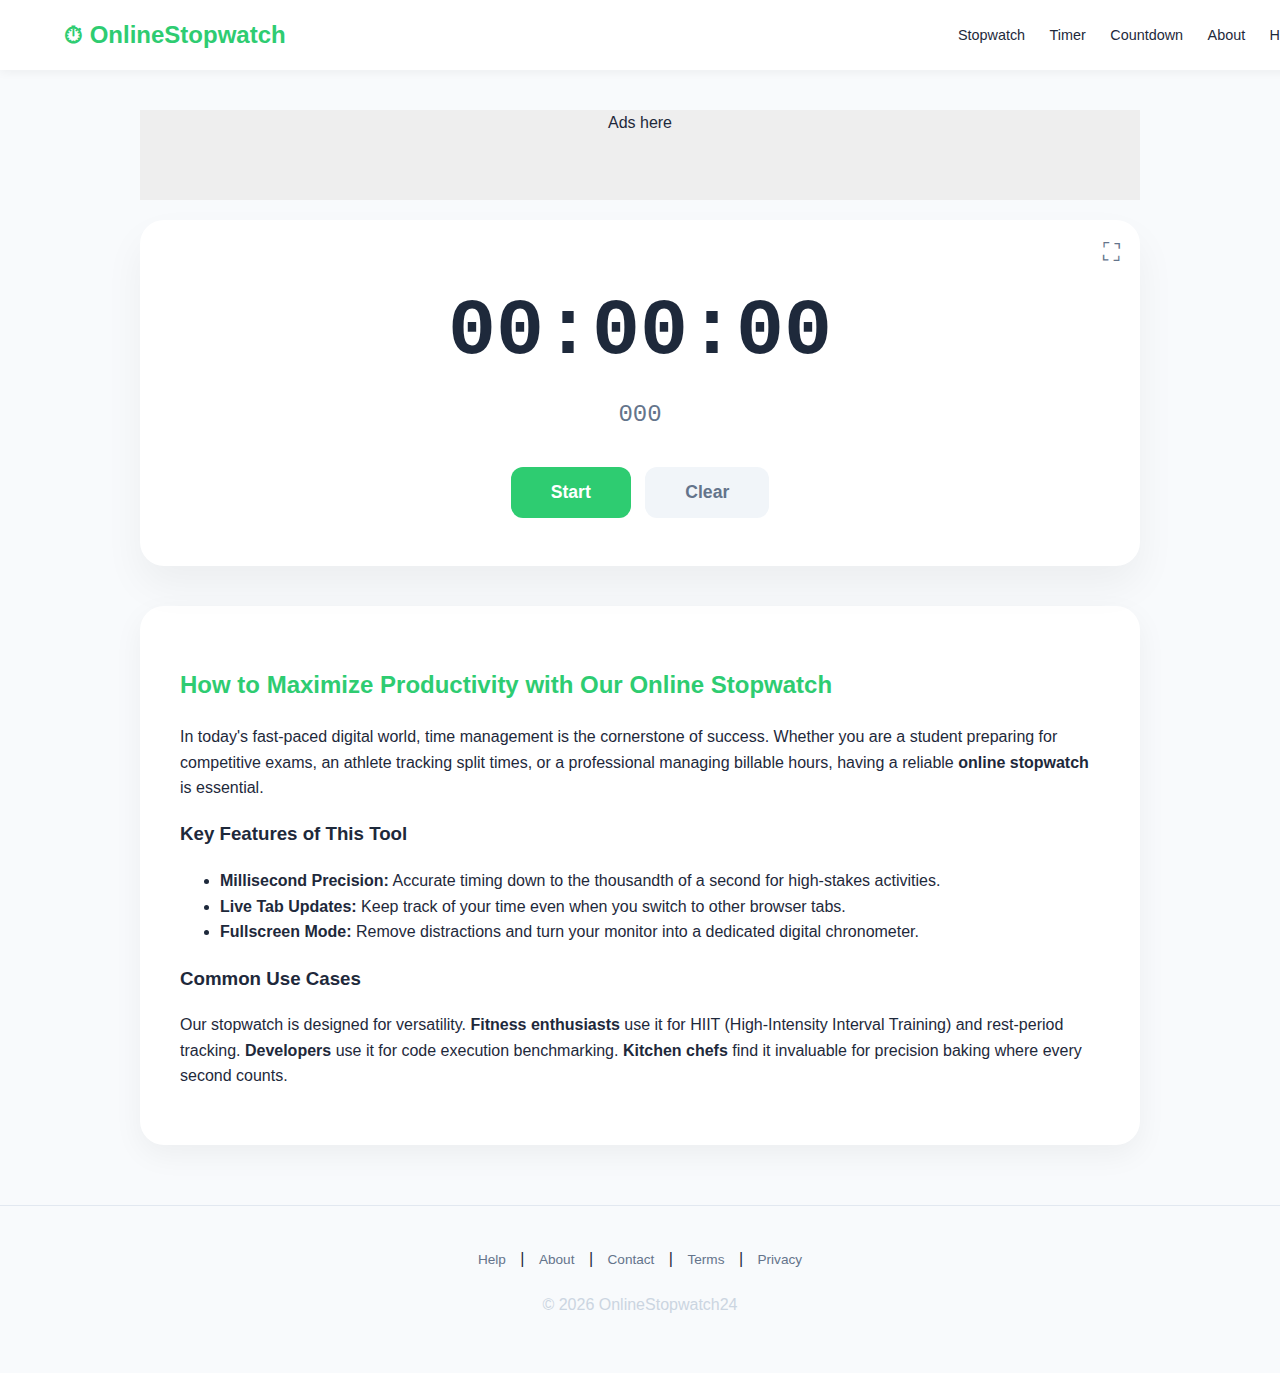
<file: index.html>
<!DOCTYPE html>
<html lang="en">
<head>
    <meta charset="UTF-8">
    <meta name="viewport" content="width=device-width, initial-scale=1.0">
    <title>Online Stopwatch - Accurate & Free Chronometer</title>
    <meta name="description" content="Use our free online stopwatch for timing workouts, cooking, or study. Features fullscreen mode and lap timing.">
    <script async src="https://pagead2.googlesyndication.com/pagead/js/adsbygoogle.js?client=ca-pub-XXXXXXXXXXXXXXXX" crossorigin="anonymous"></script>
    <link rel="icon" href="data:image/svg+xml,<svg xmlns=%22http://www.w3.org/2000/svg%22 viewBox=%220 0 100 100%22><rect width=%22100%22 height=%22100%22 rx=%2225%22 fill=%22%232ecc71%22/><circle cx=%2250%22 cy=%2255%22 r=%2225%22 fill=%22none%22 stroke=%22white%22 stroke-width=%226%22/><path d=%22M47 48v14l10-7z%22 fill=%22white%22/><path d=%22M45 22h10v6H45z%22 fill=%22white%22/></svg>">
    <link rel="stylesheet" href="style.css">
    <style>
        :root { --bg: #f8fafc; --card: #ffffff; --primary: #2ecc71; --text: #1e293b; --secondary: #64748b; }
        body { font-family: 'Inter', sans-serif; background: var(--bg); margin: 0; color: var(--text); line-height: 1.6; }
        
        /* Navigation */
        nav { background: white; padding: 1rem 5%; display: flex; justify-content: space-between; align-items: center; box-shadow: 0 2px 10px rgba(0,0,0,0.05); }
        .logo { font-weight: 800; color: var(--primary); text-decoration: none; font-size: 1.5rem; }
        .nav-links a { margin-left: 20px; text-decoration: none; color: var(--text); font-weight: 500; font-size: 0.9rem; }

        .container { max-width: 1000px; margin: 40px auto; padding: 0 20px; text-align: center; }
        .stopwatch-card { background: var(--card); padding: 3rem; border-radius: 24px; box-shadow: 0 20px 40px rgba(0,0,0,0.05); margin-bottom: 40px; position: relative; }
        
        #display { font-size: clamp(3.5rem, 10vw, 5rem); font-weight: 800; font-family: monospace; color: var(--text); margin: 0; }
        #millisec { font-size: 1.5rem; color: var(--secondary); font-family: monospace; margin-bottom: 2rem; }
        
        .btn { border: none; padding: 15px 40px; font-size: 1.1rem; font-weight: 700; border-radius: 12px; cursor: pointer; transition: 0.2s; }
        .btn-start { background: var(--primary); color: white; }
        .btn-clear { background: #f1f5f9; color: #64748b; margin-left: 10px; }
        
        /* SEO Content Section */
        .content-section { text-align: left; background: white; padding: 40px; border-radius: 20px; margin-top: 40px; }
        .content-section h2 { color: var(--primary); }

        .ad-slot { margin: 20px 0; background: #eee; min-height: 90px; }
        footer { padding: 40px 0; border-top: 1px solid #e2e8f0; margin-top: 60px; text-align: center; }
        footer a { color: var(--secondary); text-decoration: none; margin: 0 10px; font-size: 0.85rem; }

        /* Position the icon button at the top-right of the card */
        .fs-toggle {
            position: absolute;
            top: 15px;
            right: 15px;
            background: none;
            border: none;
            color: var(--secondary);
            font-size: 1.5rem;
            cursor: pointer;
            transition: transform 0.2s, color 0.2s;
            line-height: 1;
            padding: 5px;
            z-index: 10;
        }

        .fs-toggle:hover {
            color: var(--primary);
            transform: scale(1.1);
        }

        /* Ensure the card is the "anchor" for the icon */
        .stopwatch-card, .timer-card, .countdown-card {
            position: relative;
        }


    </style>
</head>
<body>

<nav>
    <a href="index.html" class="logo">⏱ OnlineStopwatch</a>
    <div class="nav-links">
        <a href="index.html">Stopwatch</a>
        <a href="timer.html">Timer</a>
        <a href="countdown.html">Countdown</a>
        <a href="about.html">About</a>
        <a href="help.html">How to Use</a>
    </div>
</nav>

<div class="container">
    <div class="ad-slot">Ads here</div>

    <div class="stopwatch-card" id="sw-app">
        <button class="fs-toggle" onclick="toggleFS('sw-app')" title="Fullscreen">⛶</button>
        
        <div id="display">00:00:00</div>
        <div id="millisec">000</div>
        <div class="controls">
            <button id="mainBtn" class="btn btn-start">Start</button>
            <button id="clearBtn" class="btn btn-clear">Clear</button>
        </div>
    </div>

    <div class="content-section" style="text-align: left; background: white; padding: 40px; border-radius: 24px; margin-top: 40px; box-shadow: 0 10px 30px rgba(0,0,0,0.05);">
        <h2>How to Maximize Productivity with Our Online Stopwatch</h2>
        <p>In today's fast-paced digital world, time management is the cornerstone of success. Whether you are a student preparing for competitive exams, an athlete tracking split times, or a professional managing billable hours, having a reliable <strong>online stopwatch</strong> is essential.</p>
        
        <h3>Key Features of This Tool</h3>
        <ul>
            <li><strong>Millisecond Precision:</strong> Accurate timing down to the thousandth of a second for high-stakes activities.</li>
            <li><strong>Live Tab Updates:</strong> Keep track of your time even when you switch to other browser tabs.</li>
            <li><strong>Fullscreen Mode:</strong> Remove distractions and turn your monitor into a dedicated digital chronometer.</li>
        </ul>

        <h3>Common Use Cases</h3>
        <p>Our stopwatch is designed for versatility. <strong>Fitness enthusiasts</strong> use it for HIIT (High-Intensity Interval Training) and rest-period tracking. <strong>Developers</strong> use it for code execution benchmarking. <strong>Kitchen chefs</strong> find it invaluable for precision baking where every second counts.</p>
    </div>
</div>

<footer>
    <a href="help.html">Help</a> | <a href="about.html">About</a> | <a href="contact.html">Contact</a> | <a href="terms.html">Terms</a> | <a href="privacy.html">Privacy</a>
    <p style="color: #cbd5e1; margin-top: 20px;">&copy; 2026 OnlineStopwatch24</p>
</footer>

<script>
    let startTime, timerInterval, elapsedTime = 0;
    const mainBtn = document.getElementById('mainBtn');
    const display = document.getElementById('display');
    const msDisplay = document.getElementById('millisec');

    function update(time) {
        let hh = Math.floor(time / 3600000);
        let mm = Math.floor((time % 3600000) / 60000);
        let ss = Math.floor((time % 60000) / 1000);
        let ms = time % 1000;
        
        const timeString = `${String(hh).padStart(2,"0")}:${String(mm).padStart(2,"0")}:${String(ss).padStart(2,"0")}`;
        
        display.innerText = timeString;
        msDisplay.innerText = String(ms).padStart(3,"0");
        
        // Update the browser tab title
        document.title = `${timeString} - Stopwatch`;
    }

    mainBtn.addEventListener("click", () => {
        if (mainBtn.innerText === "Start" || mainBtn.innerText === "Continue") {
            startTime = Date.now() - elapsedTime;
            timerInterval = setInterval(() => {
                elapsedTime = Date.now() - startTime;
                update(elapsedTime);
            }, 10);
            mainBtn.innerText = "Pause";
        } else {
            clearInterval(timerInterval);
            mainBtn.innerText = "Continue";
            // Keep the paused time in the title
            document.title = `Paused: ${display.innerText}`;
        }
    });

    document.getElementById('clearBtn').addEventListener("click", () => {
        clearInterval(timerInterval);
        elapsedTime = 0;
        update(0);
        mainBtn.innerText = "Start";
        document.title = "Online Stopwatch";
    });

    function toggleFS(id) {
        const el = document.getElementById(id);
        if (!document.fullscreenElement) {
            el.requestFullscreen().catch(err => alert(err.message));
        } else {
            document.exitFullscreen();
        }
    }
</script>
</body>
</html>
</file>
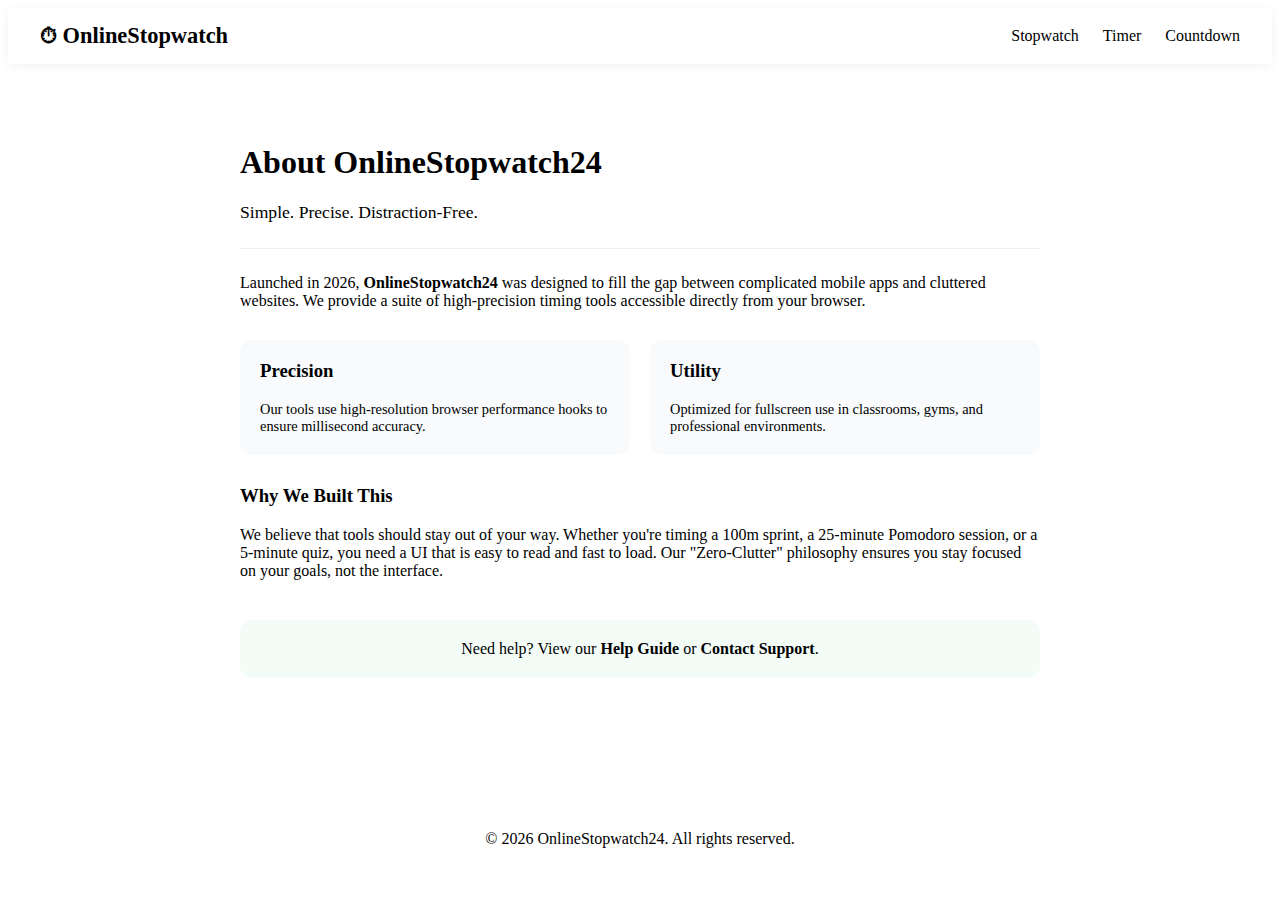
<file: about.html>
<!DOCTYPE html>
<html lang="en">
<head>
    <meta charset="UTF-8">
    <meta name="viewport" content="width=device-width, initial-scale=1.0">
    <link rel="stylesheet" href="style.css">
    <title>About Us - OnlineStopwatch24</title>
</head>
<body>
    <nav>
        <div class="nav-container">
            <a href="index.html" class="logo">⏱ OnlineStopwatch</a>
            <div class="nav-links">
                <a href="index.html">Stopwatch</a>
                <a href="timer.html">Timer</a>
                <a href="countdown.html">Countdown</a>
            </div>
        </div>
    </nav>

    <div class="container">
        <div class="card" style="text-align: left; max-width: 800px; margin: 40px auto; padding: 40px;">
            <h1 style="color: var(--primary); margin-top: 0;">About OnlineStopwatch24</h1>
            <p style="font-size: 1.1rem; color: var(--text);">Simple. Precise. Distraction-Free.</p>
            
            <hr style="border: 0; border-top: 1px solid #eee; margin: 25px 0;">

            <p>Launched in 2026, <strong>OnlineStopwatch24</strong> was designed to fill the gap between complicated mobile apps and cluttered websites. We provide a suite of high-precision timing tools accessible directly from your browser.</p>
            
            <div style="display: grid; grid-template-columns: 1fr 1fr; gap: 20px; margin: 30px 0;">
                <div style="background: #f8fafc; padding: 20px; border-radius: 12px; border-left: 4px solid var(--primary);">
                    <h3 style="margin-top: 0;">Precision</h3>
                    <p style="font-size: 0.9rem; margin-bottom: 0;">Our tools use high-resolution browser performance hooks to ensure millisecond accuracy.</p>
                </div>
                <div style="background: #f8fafc; padding: 20px; border-radius: 12px; border-left: 4px solid var(--primary);">
                    <h3 style="margin-top: 0;">Utility</h3>
                    <p style="font-size: 0.9rem; margin-bottom: 0;">Optimized for fullscreen use in classrooms, gyms, and professional environments.</p>
                </div>
            </div>

            <h3>Why We Built This</h3>
            <p>We believe that tools should stay out of your way. Whether you're timing a 100m sprint, a 25-minute Pomodoro session, or a 5-minute quiz, you need a UI that is easy to read and fast to load. Our "Zero-Clutter" philosophy ensures you stay focused on your goals, not the interface.</p>
            
            <p style="margin-top: 40px; padding: 20px; background: rgba(46, 204, 113, 0.05); border-radius: 12px; text-align: center;">
                Need help? View our <a href="help.html" style="color: var(--primary); font-weight: bold; text-decoration: none;">Help Guide</a> or 
                <a href="contact.html" style="color: var(--primary); font-weight: bold; text-decoration: none;">Contact Support</a>.
            </p>
        </div>
    </div>

    <footer style="text-align: center; padding: 40px 0; color: var(--secondary);">
        <p>&copy; 2026 OnlineStopwatch24. All rights reserved.</p>
    </footer>
</body>
</html>
</file>
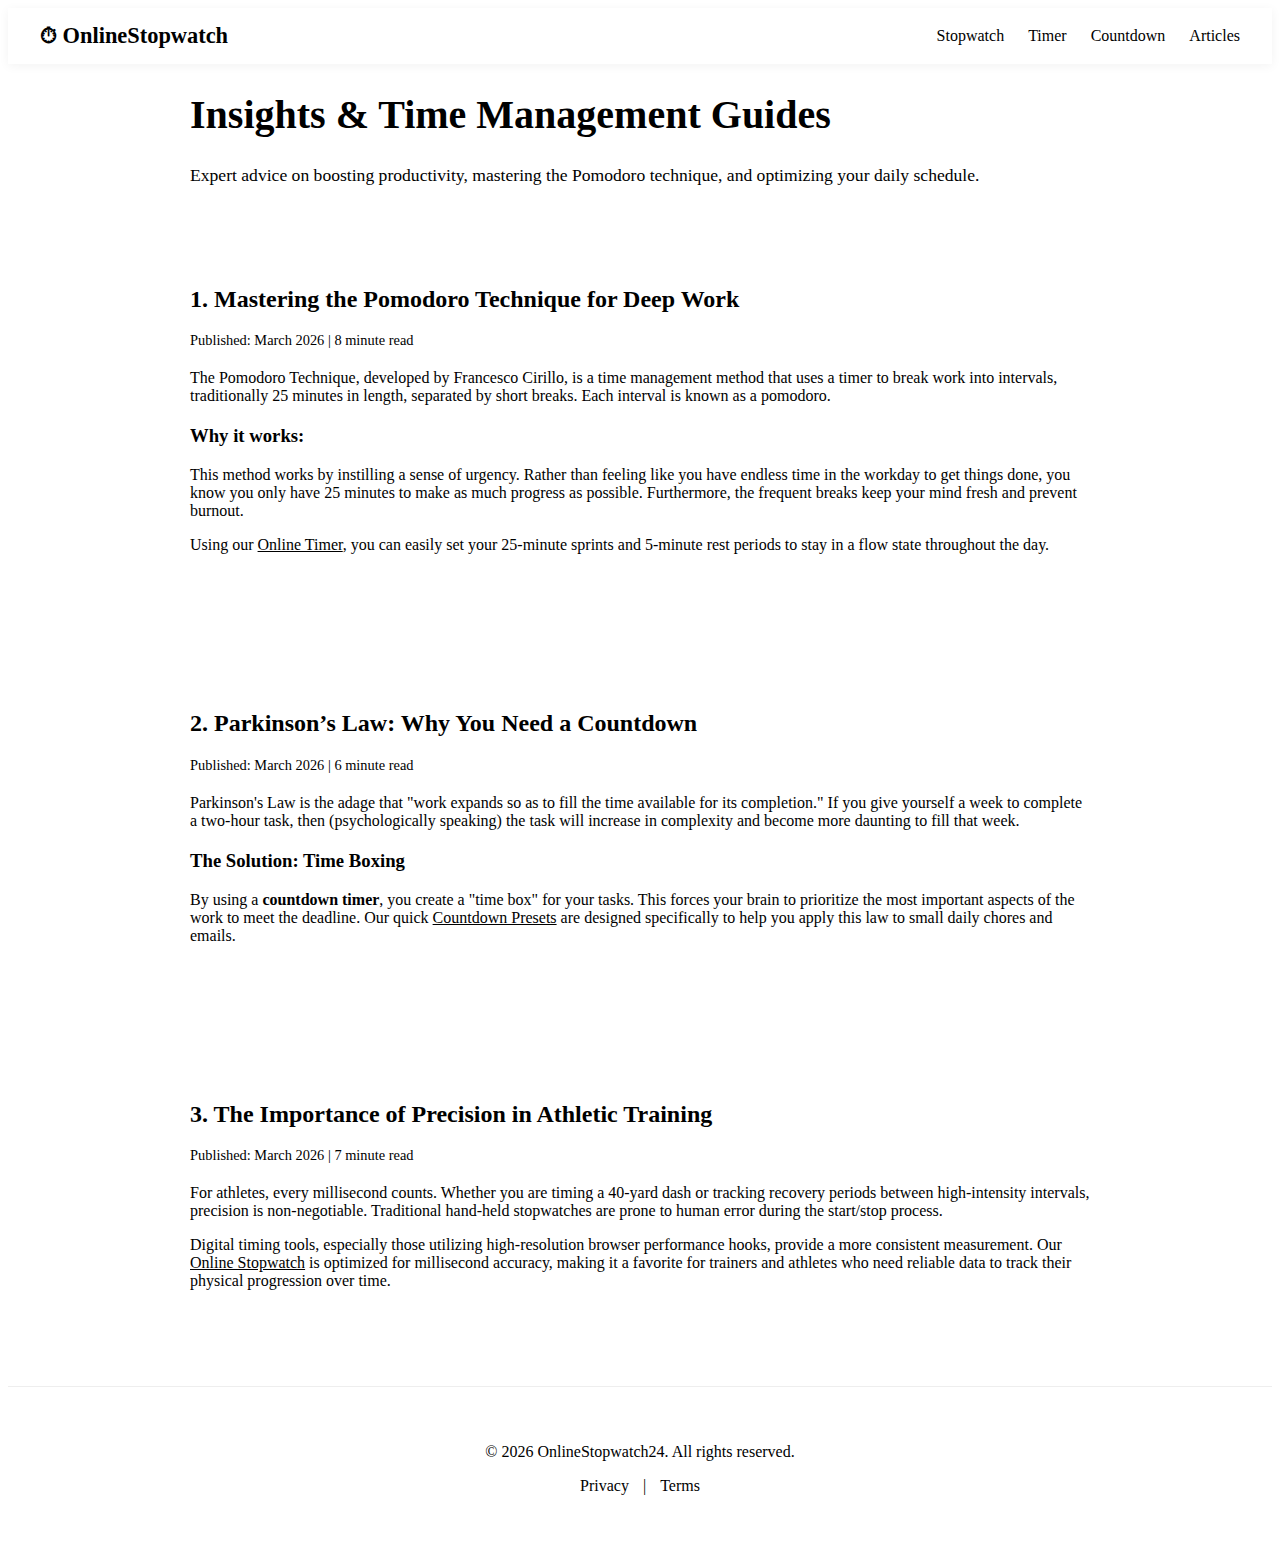
<file: article.html>
<!DOCTYPE html>
<html lang="en">
<head>
    <meta charset="UTF-8">
    <meta name="viewport" content="width=device-width, initial-scale=1.0">
    <link rel="stylesheet" href="style.css">
    <title>Time Management Articles - OnlineStopwatch24</title>
</head>
<body>
    <nav>
        <div class="nav-container">
            <a href="index.html" class="logo">⏱ OnlineStopwatch</a>
            <div class="nav-links">
                <a href="index.html">Stopwatch</a>
                <a href="timer.html">Timer</a>
                <a href="countdown.html">Countdown</a>
                <a href="articles.html">Articles</a>
            </div>
        </div>
    </nav>

    <div class="container" style="flex-direction: column; align-items: flex-start; justify-content: flex-start; overflow-y: auto;">
        
        <header style="margin-bottom: 40px; width: 100%; max-width: 900px; margin-left: auto; margin-right: auto;">
            <h1 style="color: var(--primary); font-size: 2.5rem;">Insights & Time Management Guides</h1>
            <p style="color: var(--secondary); font-size: 1.1rem;">Expert advice on boosting productivity, mastering the Pomodoro technique, and optimizing your daily schedule.</p>
        </header>

        <article class="card" style="text-align: left; max-width: 900px; margin: 0 auto 40px auto; padding: 40px;">
            <h2 style="color: var(--text);">1. Mastering the Pomodoro Technique for Deep Work</h2>
            <p style="color: var(--secondary); font-size: 0.9rem; margin-bottom: 20px;">Published: March 2026 | 8 minute read</p>
            <p>The Pomodoro Technique, developed by Francesco Cirillo, is a time management method that uses a timer to break work into intervals, traditionally 25 minutes in length, separated by short breaks. Each interval is known as a pomodoro.</p>
            <h3 style="margin-top: 20px;">Why it works:</h3>
            <p>This method works by instilling a sense of urgency. Rather than feeling like you have endless time in the workday to get things done, you know you only have 25 minutes to make as much progress as possible. Furthermore, the frequent breaks keep your mind fresh and prevent burnout.</p>
            <p>Using our <a href="timer.html" style="color: var(--primary);">Online Timer</a>, you can easily set your 25-minute sprints and 5-minute rest periods to stay in a flow state throughout the day.</p>
        </article>

        <article class="card" style="text-align: left; max-width: 900px; margin: 0 auto 40px auto; padding: 40px;">
            <h2 style="color: var(--text);">2. Parkinson’s Law: Why You Need a Countdown</h2>
            <p style="color: var(--secondary); font-size: 0.9rem; margin-bottom: 20px;">Published: March 2026 | 6 minute read</p>
            <p>Parkinson's Law is the adage that "work expands so as to fill the time available for its completion." If you give yourself a week to complete a two-hour task, then (psychologically speaking) the task will increase in complexity and become more daunting to fill that week.</p>
            <h3 style="margin-top: 20px;">The Solution: Time Boxing</h3>
            <p>By using a <strong>countdown timer</strong>, you create a "time box" for your tasks. This forces your brain to prioritize the most important aspects of the work to meet the deadline. Our quick <a href="countdown.html" style="color: var(--primary);">Countdown Presets</a> are designed specifically to help you apply this law to small daily chores and emails.</p>
        </article>

        <article class="card" style="text-align: left; max-width: 900px; margin: 0 auto 40px auto; padding: 40px;">
            <h2 style="color: var(--text);">3. The Importance of Precision in Athletic Training</h2>
            <p style="color: var(--secondary); font-size: 0.9rem; margin-bottom: 20px;">Published: March 2026 | 7 minute read</p>
            <p>For athletes, every millisecond counts. Whether you are timing a 40-yard dash or tracking recovery periods between high-intensity intervals, precision is non-negotiable. Traditional hand-held stopwatches are prone to human error during the start/stop process.</p>
            <p>Digital timing tools, especially those utilizing high-resolution browser performance hooks, provide a more consistent measurement. Our <a href="index.html" style="color: var(--primary);">Online Stopwatch</a> is optimized for millisecond accuracy, making it a favorite for trainers and athletes who need reliable data to track their physical progression over time.</p>
        </article>

    </div>

    <footer style="text-align: center; padding: 40px 0; color: var(--secondary); border-top: 1px solid #eee;">
        <p>&copy; 2026 OnlineStopwatch24. All rights reserved.</p>
        <div style="margin-top: 10px;">
            <a href="privacy.html" style="color: inherit; text-decoration: none; margin: 0 10px;">Privacy</a> | 
            <a href="terms.html" style="color: inherit; text-decoration: none; margin: 0 10px;">Terms</a>
        </div>
    </footer>
</body>
</html>
</file>
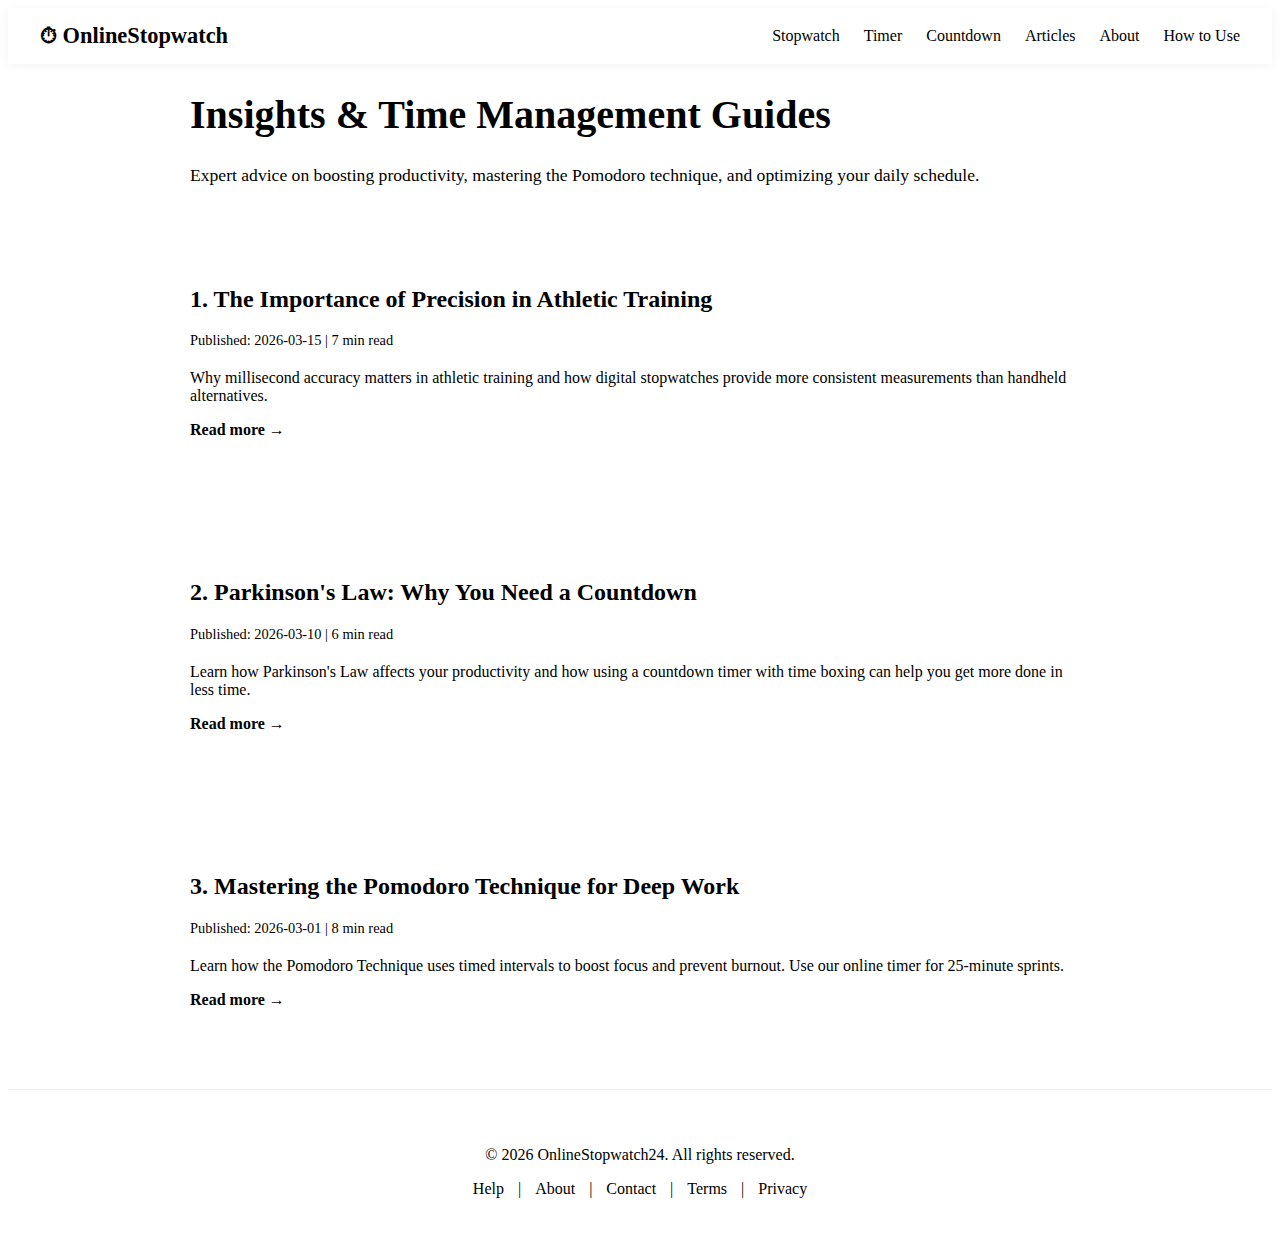
<file: articles.html>
<!DOCTYPE html>
<html lang="en">
<head>
    <meta charset="UTF-8">
    <meta name="viewport" content="width=device-width, initial-scale=1.0">
    <link rel="icon" type="image/svg+xml" href="/favicon.svg">
    <link rel="stylesheet" href="style.css">
    <link rel="canonical" href="https://onlinestopwatch24.com/articles.html" />
    <title>Time Management Articles & Productivity Guides | OnlineStopwatch24</title>
    <meta name="description" content="Expert guides on Pomodoro Technique, time boxing, Parkinson's Law, and athletic training timing. Boost your productivity with proven time management strategies.">
    <meta name="keywords" content="time management, pomodoro technique, productivity tips, time boxing, athletic training timing, deep work">

    <!-- Open Graph -->
    <meta property="og:type" content="website">
    <meta property="og:title" content="Time Management Articles & Productivity Guides">
    <meta property="og:description" content="Expert guides on Pomodoro Technique, time boxing, and athletic training timing. Boost your productivity.">
    <meta property="og:url" content="https://onlinestopwatch24.com/articles.html">
    <meta property="og:site_name" content="OnlineStopwatch24">

    <!-- Twitter Card -->
    <meta name="twitter:card" content="summary">
    <meta name="twitter:title" content="Time Management Articles & Productivity Guides">
    <meta name="twitter:description" content="Expert guides on Pomodoro Technique, time boxing, and athletic training timing. Boost your productivity.">
</head>
<body>
    <nav>
        <div class="nav-container">
            <a href="index.html" class="logo">⏱ OnlineStopwatch</a>
            <div class="nav-links">
                <a href="index.html">Stopwatch</a>
                <a href="timer.html">Timer</a>
                <a href="countdown.html">Countdown</a>
                <a href="articles.html">Articles</a>
                <a href="about.html">About</a>
                <a href="help.html">How to Use</a>
            </div>
        </div>
    </nav>

    <div class="container" style="flex-direction: column; align-items: flex-start; justify-content: flex-start; overflow-y: auto;">

        <header style="margin-bottom: 40px; width: 100%; max-width: 900px; margin-left: auto; margin-right: auto;">
            <h1 style="color: var(--primary); font-size: 2.5rem;">Insights & Time Management Guides</h1>
            <p style="color: var(--secondary); font-size: 1.1rem;">Expert advice on boosting productivity, mastering the Pomodoro technique, and optimizing your daily schedule.</p>
        </header>


        <article class="card" style="text-align: left; max-width: 900px; margin: 0 auto 40px auto; padding: 40px;">
            <h2 style="color: var(--text);"><a href="articles/precision-athletic-training.html" style="color: var(--text); text-decoration: none;">1. The Importance of Precision in Athletic Training</a></h2>
            <p style="color: var(--secondary); font-size: 0.9rem; margin-bottom: 20px;">Published: 2026-03-15 | 7 min read</p>
            <p>Why millisecond accuracy matters in athletic training and how digital stopwatches provide more consistent measurements than handheld alternatives.</p>
            <a href="articles/precision-athletic-training.html" style="color: var(--primary); font-weight: 600; text-decoration: none;">Read more &rarr;</a>
        </article>

        <article class="card" style="text-align: left; max-width: 900px; margin: 0 auto 40px auto; padding: 40px;">
            <h2 style="color: var(--text);"><a href="articles/parkinsons-law-countdown.html" style="color: var(--text); text-decoration: none;">2. Parkinson's Law: Why You Need a Countdown</a></h2>
            <p style="color: var(--secondary); font-size: 0.9rem; margin-bottom: 20px;">Published: 2026-03-10 | 6 min read</p>
            <p>Learn how Parkinson's Law affects your productivity and how using a countdown timer with time boxing can help you get more done in less time.</p>
            <a href="articles/parkinsons-law-countdown.html" style="color: var(--primary); font-weight: 600; text-decoration: none;">Read more &rarr;</a>
        </article>

        <article class="card" style="text-align: left; max-width: 900px; margin: 0 auto 40px auto; padding: 40px;">
            <h2 style="color: var(--text);"><a href="articles/mastering-pomodoro-technique.html" style="color: var(--text); text-decoration: none;">3. Mastering the Pomodoro Technique for Deep Work</a></h2>
            <p style="color: var(--secondary); font-size: 0.9rem; margin-bottom: 20px;">Published: 2026-03-01 | 8 min read</p>
            <p>Learn how the Pomodoro Technique uses timed intervals to boost focus and prevent burnout. Use our online timer for 25-minute sprints.</p>
            <a href="articles/mastering-pomodoro-technique.html" style="color: var(--primary); font-weight: 600; text-decoration: none;">Read more &rarr;</a>
        </article>

    </div>

    <footer style="text-align: center; padding: 40px 0; color: var(--secondary); border-top: 1px solid #eee;">
        <p>&copy; 2026 OnlineStopwatch24. All rights reserved.</p>
        <div style="margin-top: 10px;">
            <a href="help.html" style="color: inherit; text-decoration: none; margin: 0 10px;">Help</a> |
            <a href="about.html" style="color: inherit; text-decoration: none; margin: 0 10px;">About</a> |
            <a href="contact.html" style="color: inherit; text-decoration: none; margin: 0 10px;">Contact</a> |
            <a href="terms.html" style="color: inherit; text-decoration: none; margin: 0 10px;">Terms</a> |
            <a href="privacy.html" style="color: inherit; text-decoration: none; margin: 0 10px;">Privacy</a>
        </div>
    </footer>
</body>
</html>
</file>
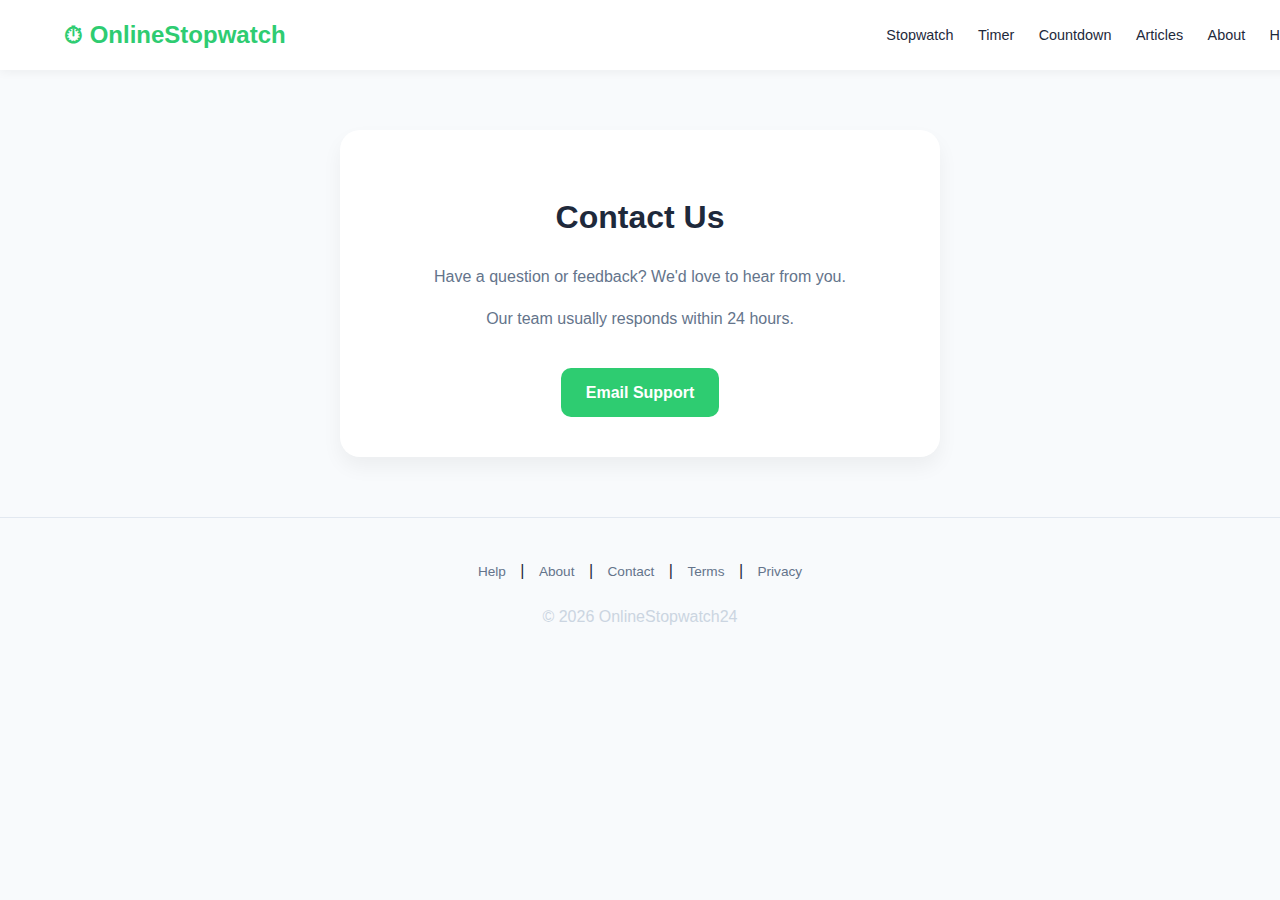
<file: contact.html>
<!DOCTYPE html>
<html lang="en">
<head>
    <meta charset="UTF-8">
    <meta name="viewport" content="width=device-width, initial-scale=1.0">
    <link rel="icon" href="data:image/svg+xml,<svg xmlns=%22http://www.w3.org/2000/svg%22 viewBox=%220 0 100 100%22><rect width=%22100%22 height=%22100%22 rx=%2225%22 fill=%22%232ecc71%22/><circle cx=%2250%22 cy=%2255%22 r=%2225%22 fill=%22none%22 stroke=%22white%22 stroke-width=%226%22/><path d=%22M47 48v14l10-7z%22 fill=%22white%22/><path d=%22M45 22h10v6H45z%22 fill=%22white%22/></svg>">
    <link rel="stylesheet" href="style.css">
    <link rel="canonical" href="https://onlinestopwatch24.com/contact.html" />
    <title>Contact Us - OnlineStopwatch24 | Get in Touch</title>
    <meta name="description" content="Contact the OnlineStopwatch24 team for questions, feedback, or support. We typically respond within 24 hours.">

    <!-- Open Graph -->
    <meta property="og:type" content="website">
    <meta property="og:title" content="Contact Us - OnlineStopwatch24">
    <meta property="og:description" content="Contact the OnlineStopwatch24 team for questions, feedback, or support.">
    <meta property="og:url" content="https://onlinestopwatch24.com/contact.html">
    <meta property="og:site_name" content="OnlineStopwatch24">

    <style>
        :root { --bg: #f8fafc; --primary: #2ecc71; --text: #1e293b; --secondary: #64748b; }
        body { font-family: 'Inter', sans-serif; background: var(--bg); margin: 0; color: var(--text); line-height: 1.6; }

        nav { background: white; padding: 1rem 5%; display: flex; justify-content: space-between; align-items: center; box-shadow: 0 2px 10px rgba(0,0,0,0.05); }
        .logo { font-weight: 800; color: var(--primary); text-decoration: none; font-size: 1.5rem; }
        .nav-links a { margin-left: 20px; text-decoration: none; color: var(--text); font-weight: 500; font-size: 0.9rem; }

        .container { max-width: 600px; margin: 60px auto; padding: 0 20px; text-align: center; }
        .card { background: white; padding: 40px; border-radius: 20px; box-shadow: 0 10px 20px rgba(0,0,0,0.05); }
        h1 { color: var(--text); }
        p { color: var(--secondary); }
        .email-btn { display: inline-block; padding: 12px 25px; background: var(--primary); color: white; text-decoration: none; border-radius: 10px; font-weight: 600; margin-top: 20px; }
    </style>
</head>
<body>

<nav>
    <a href="index.html" class="logo">⏱ OnlineStopwatch</a>
    <div class="nav-links">
        <a href="index.html">Stopwatch</a>
        <a href="timer.html">Timer</a>
        <a href="countdown.html">Countdown</a>
        <a href="articles.html">Articles</a>
        <a href="about.html">About</a>
        <a href="help.html">How to Use</a>
    </div>
</nav>

<div class="container">
    <div class="card">
        <h1>Contact Us</h1>
        <p>Have a question or feedback? We'd love to hear from you.</p>
        <p>Our team usually responds within 24 hours.</p>
        <a href="mailto:support@onlinestopwatch24.com" class="email-btn">Email Support</a>
    </div>
</div>

<footer style="padding: 40px 0; border-top: 1px solid #e2e8f0; text-align: center;">
    <a href="help.html" style="color: #64748b; text-decoration: none; margin: 0 10px; font-size: 0.85rem;">Help</a> |
    <a href="about.html" style="color: #64748b; text-decoration: none; margin: 0 10px; font-size: 0.85rem;">About</a> |
    <a href="contact.html" style="color: #64748b; text-decoration: none; margin: 0 10px; font-size: 0.85rem;">Contact</a> |
    <a href="terms.html" style="color: #64748b; text-decoration: none; margin: 0 10px; font-size: 0.85rem;">Terms</a> |
    <a href="privacy.html" style="color: #64748b; text-decoration: none; margin: 0 10px; font-size: 0.85rem;">Privacy</a>
    <p style="color: #cbd5e1; margin-top: 20px;">&copy; 2026 OnlineStopwatch24</p>
</footer>

</body>
</html>
</file>
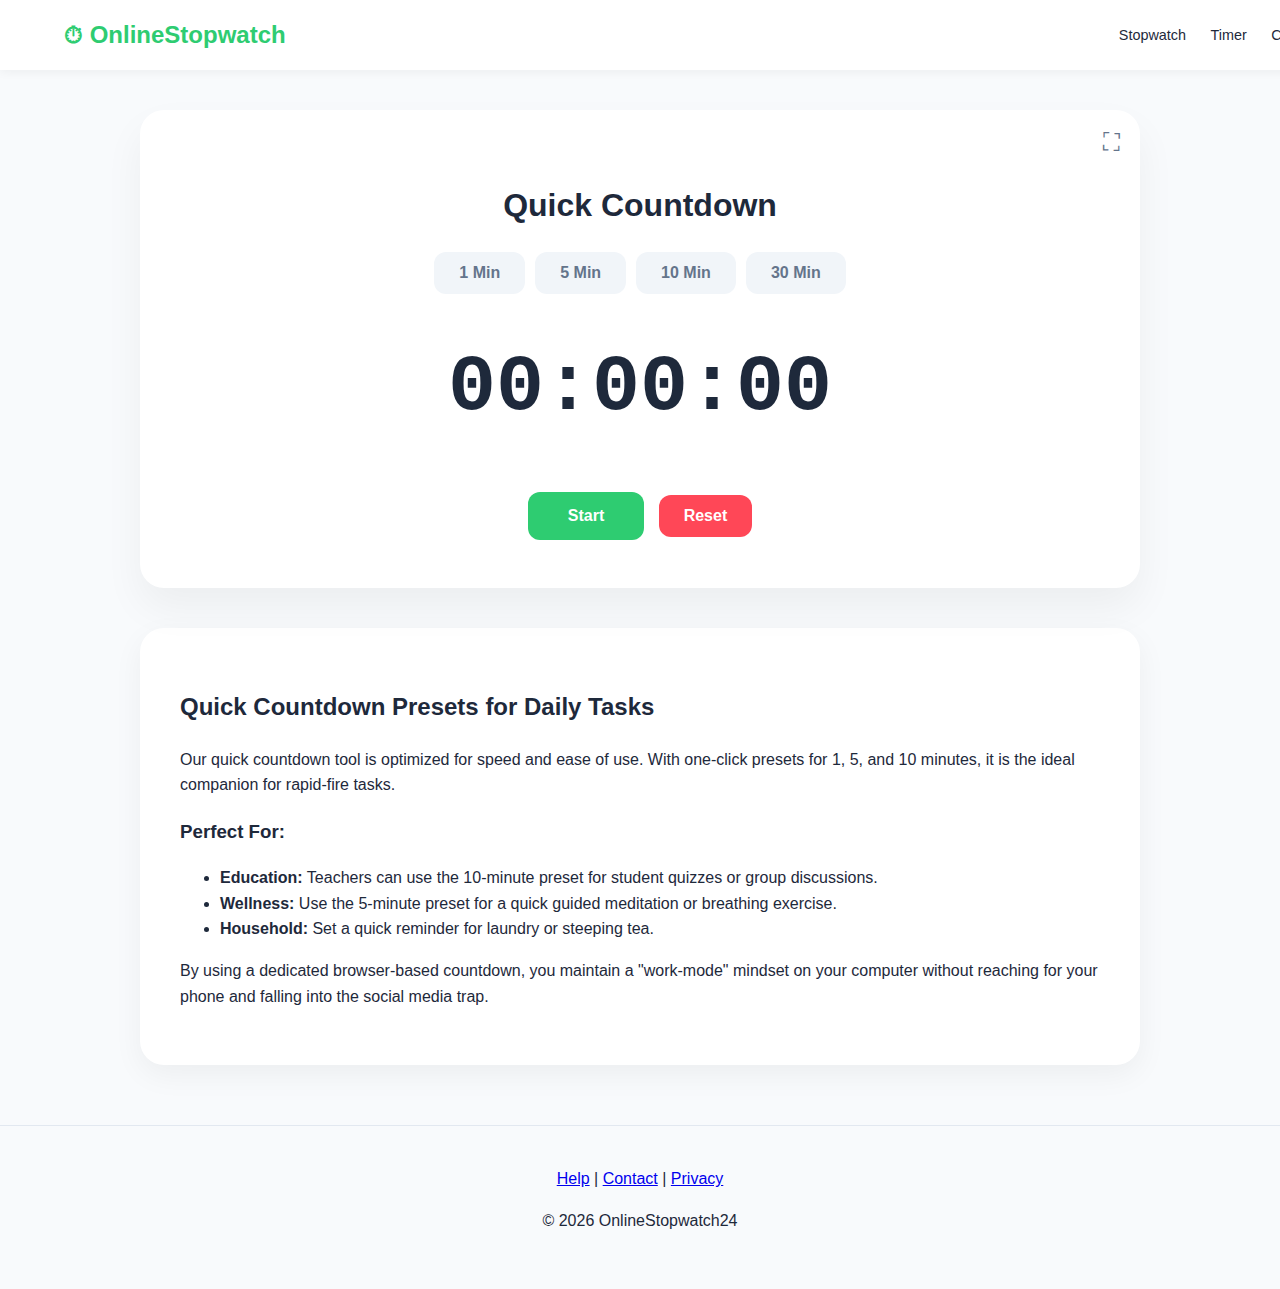
<file: countdown.html>
<!DOCTYPE html>
<html lang="en">
<head>
    <meta charset="UTF-8">
    <meta name="viewport" content="width=device-width, initial-scale=1.0">
    <link rel="icon" href="data:image/svg+xml,<svg xmlns=%22http://www.w3.org/2000/svg%22 viewBox=%220 0 100 100%22><rect width=%22100%22 height=%22100%22 rx=%2225%22 fill=%22%232ecc71%22/><circle cx=%2250%22 cy=%2255%22 r=%2225%22 fill=%22none%22 stroke=%22white%22 stroke-width=%226%22/><path d=%22M47 48v14l10-7z%22 fill=%22white%22/><path d=%22M45 22h10v6H45z%22 fill=%22white%22/></svg>">
    <link rel="stylesheet" href="style.css">
    <title>Online Countdown - OnlineStopwatch24</title>
    <style>
        :root { --bg: #f8fafc; --card: #ffffff; --primary: #2ecc71; --text: #1e293b; --secondary: #64748b; }
        body { font-family: 'Inter', sans-serif; background: var(--bg); margin: 0; color: var(--text); line-height: 1.6; }
        
        nav { background: white; padding: 1rem 5%; display: flex; justify-content: space-between; align-items: center; box-shadow: 0 2px 10px rgba(0,0,0,0.05); }
        .logo { font-weight: 800; color: var(--primary); text-decoration: none; font-size: 1.5rem; }
        .nav-links a { margin-left: 20px; text-decoration: none; color: var(--text); font-weight: 500; font-size: 0.9rem; }

        .container { max-width: 1000px; margin: 40px auto; padding: 0 20px; text-align: center; }
        .countdown-card { background: var(--card); padding: 3rem; border-radius: 24px; box-shadow: 0 20px 40px rgba(0,0,0,0.05); margin-bottom: 40px; }
        
        #display { font-size: clamp(3.5rem, 10vw, 5rem); font-weight: 800; font-family: monospace; color: var(--text); margin: 20px 0; }
        
        .preset-container { margin-bottom: 30px; display: flex; justify-content: center; gap: 10px; flex-wrap: wrap; }
        .btn { border: none; padding: 12px 25px; font-size: 1rem; font-weight: 700; border-radius: 12px; cursor: pointer; transition: 0.2s; }
        .btn-preset { background: #f1f5f9; color: var(--secondary); }
        .btn-preset:hover { background: #e2e8f0; }
        .btn-main { background: var(--primary); color: white; padding: 15px 40px; margin-top: 20px; }
        .btn-clear { background: #ff4757; color: white; margin-left: 10px; }

        .content-section { text-align: left; background: white; padding: 40px; border-radius: 20px; margin-top: 40px; }
        footer { padding: 40px 0; border-top: 1px solid #e2e8f0; margin-top: 60px; text-align: center; }

        /* Position the icon button at the top-right of the card */
        .fs-toggle {
            position: absolute;
            top: 15px;
            right: 15px;
            background: none;
            border: none;
            color: var(--secondary);
            font-size: 1.5rem;
            cursor: pointer;
            transition: transform 0.2s, color 0.2s;
            line-height: 1;
            padding: 5px;
            z-index: 10;
        }

        .fs-toggle:hover {
            color: var(--primary);
            transform: scale(1.1);
        }

        /* Ensure the card is the "anchor" for the icon */
        .stopwatch-card, .timer-card, .countdown-card {
            position: relative;
        }

             .fs-toggle {
            position: absolute;
            top: 15px;
            right: 15px;
            background: none;
            border: none;
            color: var(--secondary);
            font-size: 1.5rem;
            cursor: pointer;
            transition: transform 0.2s, color 0.2s;
            line-height: 1;
            padding: 5px;
            z-index: 10;
        }

        .fs-toggle:hover {
            color: var(--primary);
            transform: scale(1.1);
        }

        /* Ensure the card is the "anchor" for the icon */
        .stopwatch-card, .timer-card, .countdown-card {
            position: relative;
        }   
    </style>
</head>
<body>

<nav>
    <a href="index.html" class="logo">⏱ OnlineStopwatch</a>
    <div class="nav-links">
        <a href="index.html">Stopwatch</a>
        <a href="timer.html">Timer</a>
        <a href="countdown.html">Countdown</a>
    </div>
</nav>

<div class="container">
    <div class="countdown-card" id="cd-app">
    <button class="fs-toggle" onclick="toggleFS('cd-app')" title="Fullscreen">⛶</button>
    
    <h1>Quick Countdown</h1>
        <div class="preset-container">
            <button class="btn btn-preset" onclick="setCD(60)">1 Min</button>
            <button class="btn btn-preset" onclick="setCD(300)">5 Min</button>
            <button class="btn btn-preset" onclick="setCD(600)">10 Min</button>
            <button class="btn btn-preset" onclick="setCD(1800)">30 Min</button>
        </div>

        <div id="display">00:00:00</div>
        
        <div class="controls">
            <button id="startBtn" class="btn btn-main">Start</button>
            <button id="clearBtn" class="btn btn-clear">Reset</button>
        </div>
    </div>

    <div class="content-section" style="text-align: left; background: white; padding: 40px; border-radius: 24px; margin-top: 40px; box-shadow: 0 10px 30px rgba(0,0,0,0.05);">
        <h2>Quick Countdown Presets for Daily Tasks</h2>
        <p>Our quick countdown tool is optimized for speed and ease of use. With one-click presets for 1, 5, and 10 minutes, it is the ideal companion for rapid-fire tasks.</p>
        
        <h3>Perfect For:</h3>
        <ul>
            <li><strong>Education:</strong> Teachers can use the 10-minute preset for student quizzes or group discussions.</li>
            <li><strong>Wellness:</strong> Use the 5-minute preset for a quick guided meditation or breathing exercise.</li>
            <li><strong>Household:</strong> Set a quick reminder for laundry or steeping tea.</li>
        </ul>
        <p>By using a dedicated browser-based countdown, you maintain a "work-mode" mindset on your computer without reaching for your phone and falling into the social media trap.</p>
    </div>
</div>

<footer>
    <a href="help.html">Help</a> | <a href="contact.html">Contact</a> | <a href="privacy.html">Privacy</a>
    <p>&copy; 2026 OnlineStopwatch24</p>
</footer>

<script>
    let timer;
    let timeLeft = 0;
    const display = document.getElementById('display');
    const startBtn = document.getElementById('startBtn');

    function updateUI(seconds) {
        if (seconds < 0) seconds = 0;
        let h = Math.floor(seconds / 3600);
        let m = Math.floor((seconds % 3600) / 60);
        let s = seconds % 60;
        const timeString = `${String(h).padStart(2,'0')}:${String(m).padStart(2,'0')}:${String(s).padStart(2,'0')}`;
        
        display.innerText = timeString;
        document.title = (seconds > 0) ? `${timeString} - Countdown` : "Online Countdown";
    }

    function setCD(seconds) {
        clearInterval(timer);
        timeLeft = seconds;
        updateUI(timeLeft);
        startBtn.innerText = "Start";
    }

    startBtn.addEventListener('click', () => {
        if (timeLeft <= 0) return alert("Select a time first!");

        if (startBtn.innerText === "Start" || startBtn.innerText === "Continue") {
            startBtn.innerText = "Pause";
            timer = setInterval(() => {
                timeLeft--;
                updateUI(timeLeft);
                if (timeLeft <= 0) {
                    clearInterval(timer);
                    alert("Time is up!");
                    startBtn.innerText = "Start";
                }
            }, 1000);
        } else {
            clearInterval(timer);
            startBtn.innerText = "Continue";
        }
    });

    document.getElementById('clearBtn').addEventListener('click', () => {
        clearInterval(timer);
        timeLeft = 0;
        updateUI(0);
        startBtn.innerText = "Start";
    });

    function toggleFS(id) {
        const el = document.getElementById(id);
        if (!document.fullscreenElement) {
            el.requestFullscreen().catch(err => alert(err.message));
        } else {
            document.exitFullscreen();
        }
    }

</script>
</body>
</html>
</file>
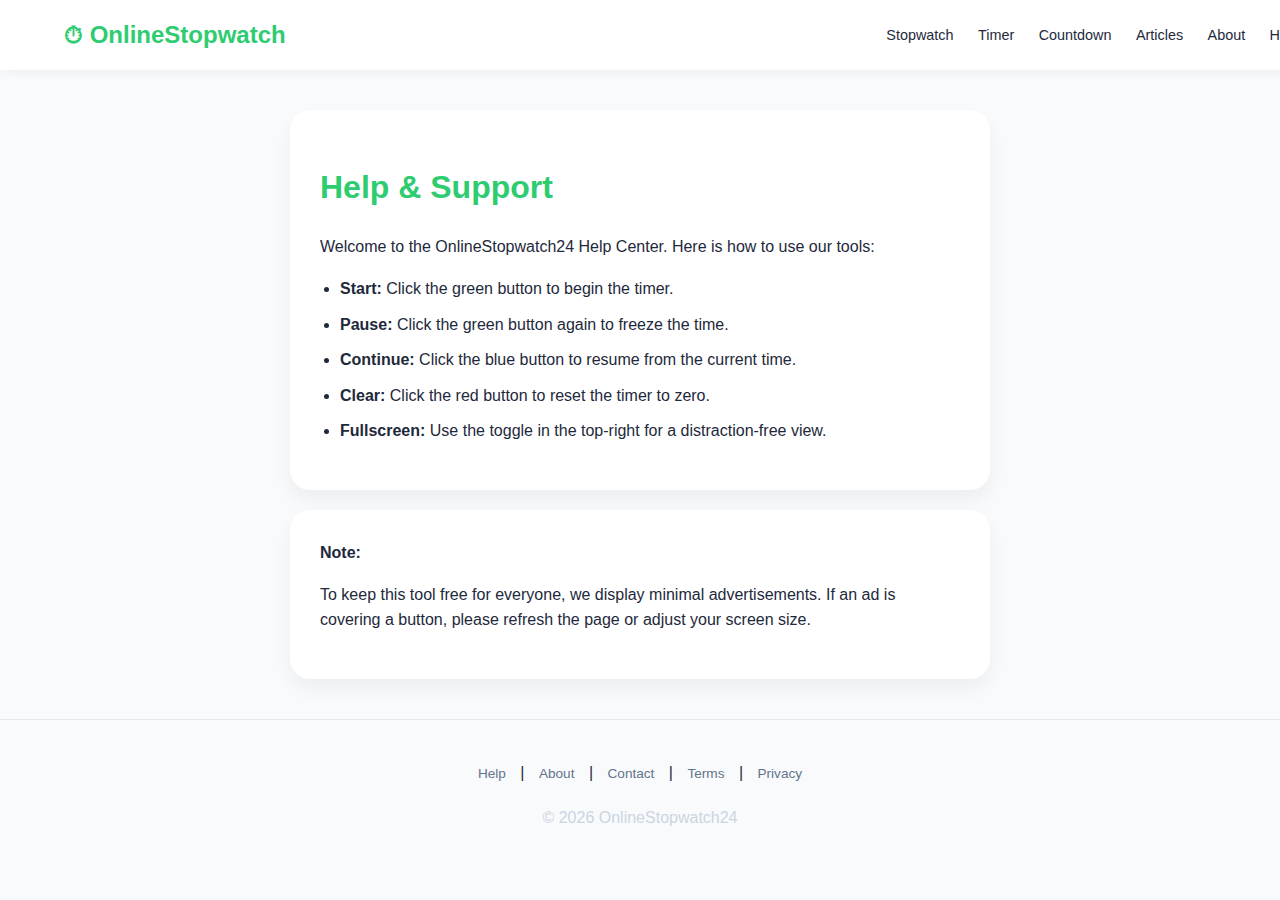
<file: help.html>
<!DOCTYPE html>
<html lang="en">
<head>
    <meta charset="UTF-8">
    <meta name="viewport" content="width=device-width, initial-scale=1.0">
    <link rel="icon" href="data:image/svg+xml,<svg xmlns=%22http://www.w3.org/2000/svg%22 viewBox=%220 0 100 100%22><rect width=%22100%22 height=%22100%22 rx=%2225%22 fill=%22%232ecc71%22/><circle cx=%2250%22 cy=%2255%22 r=%2225%22 fill=%22none%22 stroke=%22white%22 stroke-width=%226%22/><path d=%22M47 48v14l10-7z%22 fill=%22white%22/><path d=%22M45 22h10v6H45z%22 fill=%22white%22/></svg>">
    <link rel="stylesheet" href="style.css">
    <link rel="canonical" href="https://onlinestopwatch24.com/help.html" />
    <title>How to Use Online Stopwatch, Timer & Countdown | OnlineStopwatch24 Help</title>
    <meta name="description" content="Learn how to use the free online stopwatch, timer, and countdown tools. Step-by-step guide for start, pause, continue, clear, and fullscreen features.">

    <!-- Open Graph -->
    <meta property="og:type" content="website">
    <meta property="og:title" content="How to Use Online Stopwatch, Timer & Countdown">
    <meta property="og:description" content="Step-by-step guide for using the free online stopwatch, timer, and countdown tools.">
    <meta property="og:url" content="https://onlinestopwatch24.com/help.html">
    <meta property="og:site_name" content="OnlineStopwatch24">

    <style>
        :root { --bg: #f8fafc; --primary: #2ecc71; --text: #1e293b; --secondary: #64748b; }
        body { font-family: 'Inter', sans-serif; background: var(--bg); margin: 0; color: var(--text); line-height: 1.6; }

        nav { background: white; padding: 1rem 5%; display: flex; justify-content: space-between; align-items: center; box-shadow: 0 2px 10px rgba(0,0,0,0.05); }
        .logo { font-weight: 800; color: var(--primary); text-decoration: none; font-size: 1.5rem; }
        .nav-links a { margin-left: 20px; text-decoration: none; color: var(--text); font-weight: 500; font-size: 0.9rem; }

        .container { max-width: 700px; margin: 40px auto; padding: 0 20px; }
        .card { background: white; padding: 30px; border-radius: 20px; box-shadow: 0 10px 20px rgba(0,0,0,0.05); margin-bottom: 20px; }
        h1 { color: var(--primary); }
        ul { padding-left: 20px; }
        li { margin-bottom: 10px; }
    </style>
</head>
<body>

<nav>
    <a href="index.html" class="logo">⏱ OnlineStopwatch</a>
    <div class="nav-links">
        <a href="index.html">Stopwatch</a>
        <a href="timer.html">Timer</a>
        <a href="countdown.html">Countdown</a>
        <a href="articles.html">Articles</a>
        <a href="about.html">About</a>
        <a href="help.html">How to Use</a>
    </div>
</nav>

<div class="container">
    <div class="card">
        <h1>Help & Support</h1>
        <p>Welcome to the OnlineStopwatch24 Help Center. Here is how to use our tools:</p>
        <ul>
            <li><strong>Start:</strong> Click the green button to begin the timer.</li>
            <li><strong>Pause:</strong> Click the green button again to freeze the time.</li>
            <li><strong>Continue:</strong> Click the blue button to resume from the current time.</li>
            <li><strong>Clear:</strong> Click the red button to reset the timer to zero.</li>
            <li><strong>Fullscreen:</strong> Use the toggle in the top-right for a distraction-free view.</li>
        </ul>
    </div>
    <div class="card">
        <strong>Note:</strong>
        <p>To keep this tool free for everyone, we display minimal advertisements. If an ad is covering a button, please refresh the page or adjust your screen size.</p>
    </div>
</div>

<footer style="padding: 40px 0; border-top: 1px solid #e2e8f0; text-align: center;">
    <a href="help.html" style="color: #64748b; text-decoration: none; margin: 0 10px; font-size: 0.85rem;">Help</a> |
    <a href="about.html" style="color: #64748b; text-decoration: none; margin: 0 10px; font-size: 0.85rem;">About</a> |
    <a href="contact.html" style="color: #64748b; text-decoration: none; margin: 0 10px; font-size: 0.85rem;">Contact</a> |
    <a href="terms.html" style="color: #64748b; text-decoration: none; margin: 0 10px; font-size: 0.85rem;">Terms</a> |
    <a href="privacy.html" style="color: #64748b; text-decoration: none; margin: 0 10px; font-size: 0.85rem;">Privacy</a>
    <p style="color: #cbd5e1; margin-top: 20px;">&copy; 2026 OnlineStopwatch24</p>
</footer>

</body>
</html>
</file>
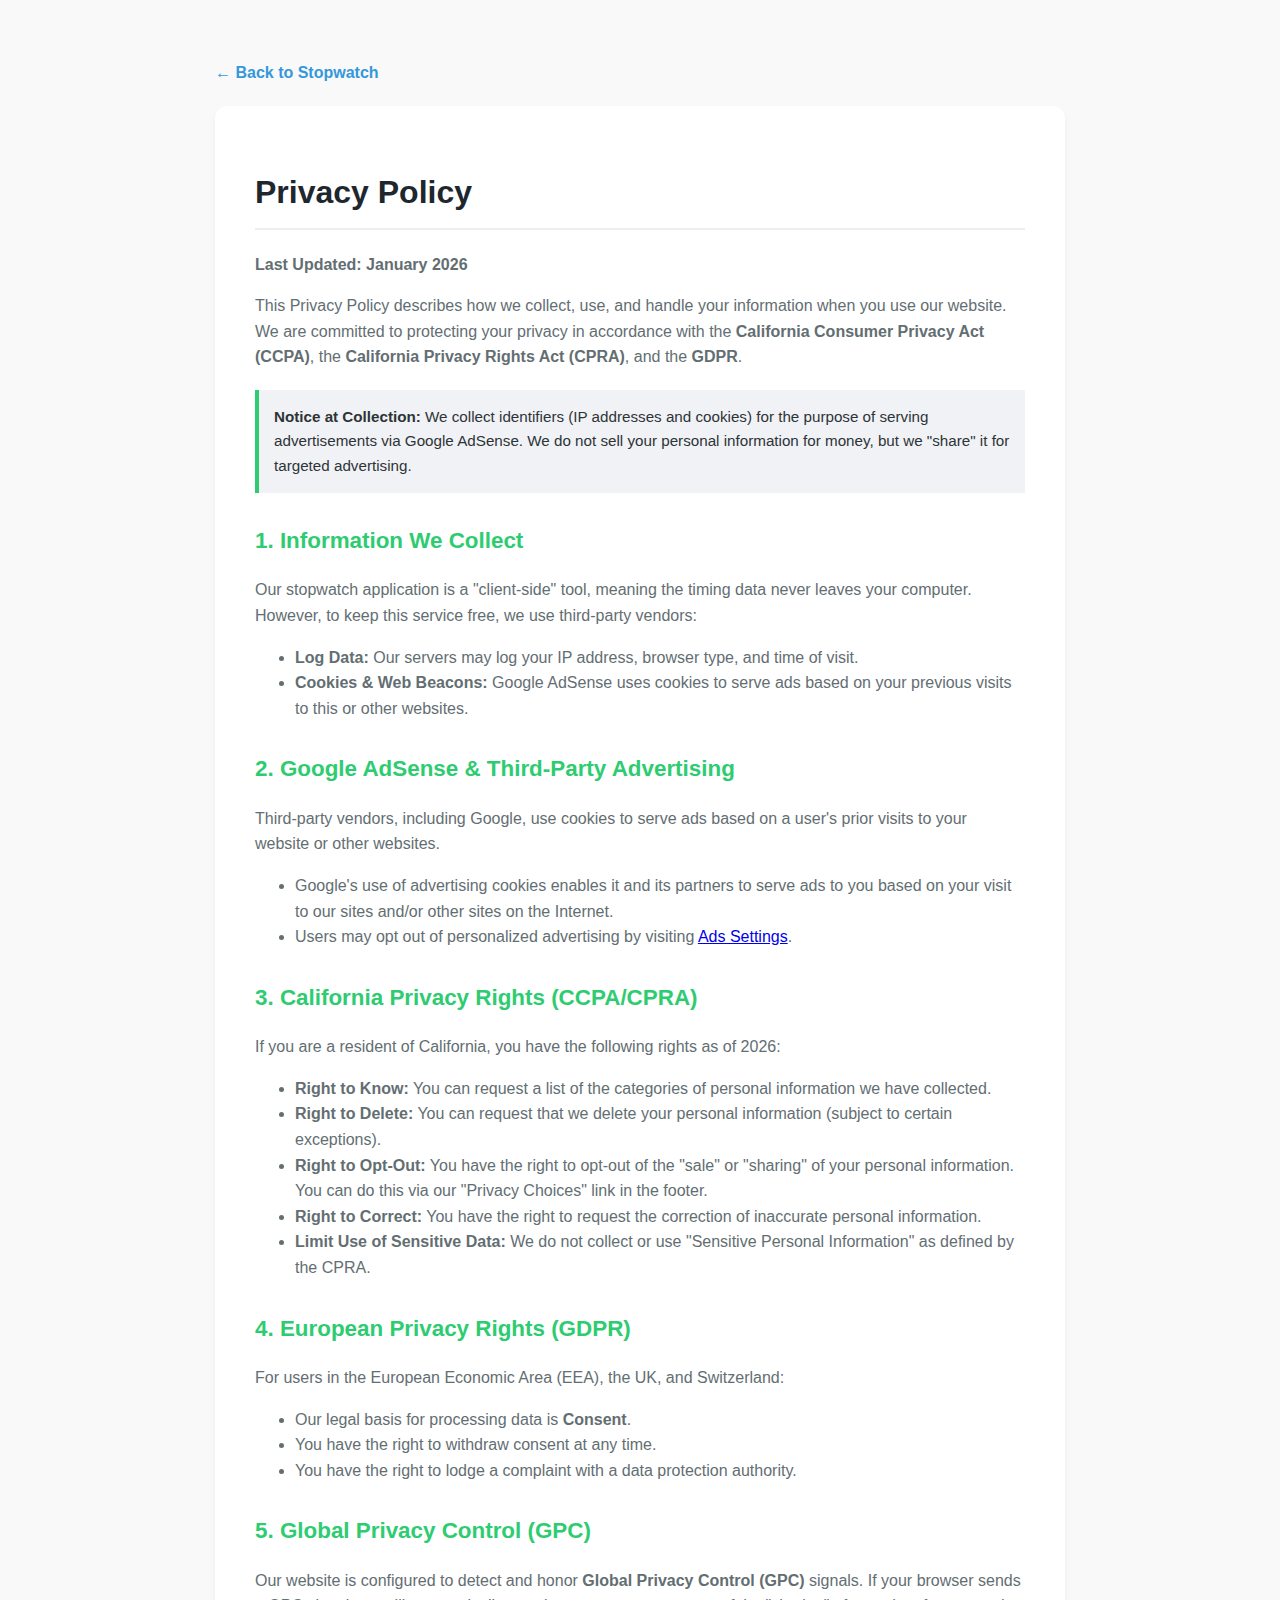
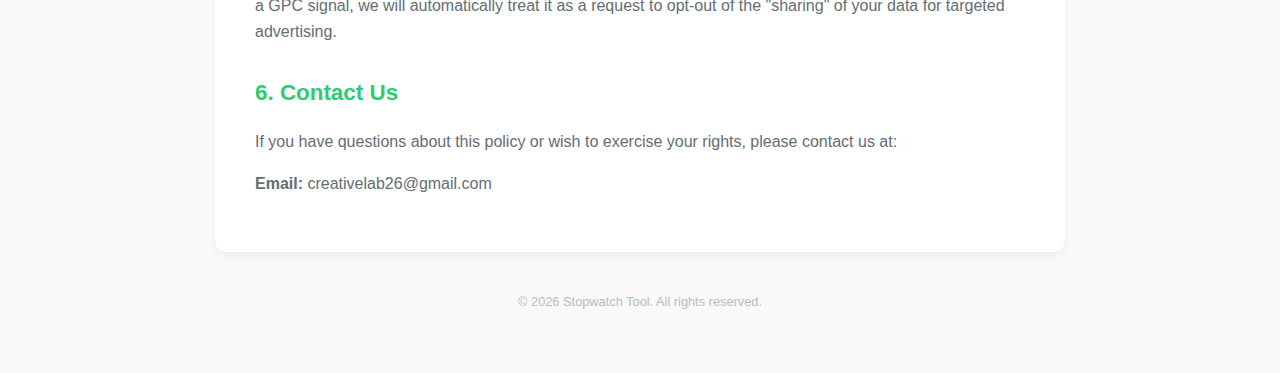
<file: privacy.html>
<!DOCTYPE html>
<html lang="en">
<head>
    <meta charset="UTF-8">
    <meta name="viewport" content="width=device-width, initial-scale=1.0">
    <link rel="canonical" href="https://onlinestopwatch24.com/privacy.html" />
    <title>Privacy Policy - Stopwatch</title>
    <style>
        body { font-family: 'Inter', -apple-system, sans-serif; line-height: 1.6; color: #2d3436; max-width: 850px; margin: 40px auto; padding: 20px; background-color: #f9f9f9; }
        .container { background: white; padding: 40px; border-radius: 12px; box-shadow: 0 4px 6px rgba(0,0,0,0.05); }
        h1 { color: #1e272e; border-bottom: 2px solid #eee; padding-bottom: 10px; }
        h2 { color: #2ecc71; margin-top: 30px; font-size: 1.4rem; }
        h3 { color: #34495e; font-size: 1.1rem; margin-top: 20px; }
        p, li { color: #636e72; }
        .back-link { display: inline-block; margin-bottom: 20px; color: #3498db; text-decoration: none; font-weight: 600; }
        .notice-box { background: #f1f2f6; border-left: 4px solid #2ecc71; padding: 15px; margin: 20px 0; font-size: 0.95rem; }
        footer { margin-top: 40px; font-size: 0.8rem; color: #b2bec3; text-align: center; }
    </style>
</head>
<body>
    <a href="index.html" class="back-link">← Back to Stopwatch</a>
    
    <div class="container">
        <h1>Privacy Policy</h1>
        <p><strong>Last Updated: January 2026</strong></p>

        <p>This Privacy Policy describes how we collect, use, and handle your information when you use our website. We are committed to protecting your privacy in accordance with the <strong>California Consumer Privacy Act (CCPA)</strong>, the <strong>California Privacy Rights Act (CPRA)</strong>, and the <strong>GDPR</strong>.</p>

        <div class="notice-box">
            <strong>Notice at Collection:</strong> We collect identifiers (IP addresses and cookies) for the purpose of serving advertisements via Google AdSense. We do not sell your personal information for money, but we "share" it for targeted advertising.
        </div>

        <h2>1. Information We Collect</h2>
        <p>Our stopwatch application is a "client-side" tool, meaning the timing data never leaves your computer. However, to keep this service free, we use third-party vendors:</p>
        <ul>
            <li><strong>Log Data:</strong> Our servers may log your IP address, browser type, and time of visit.</li>
            <li><strong>Cookies & Web Beacons:</strong> Google AdSense uses cookies to serve ads based on your previous visits to this or other websites.</li>
        </ul>

        <h2>2. Google AdSense & Third-Party Advertising</h2>
        <p>Third-party vendors, including Google, use cookies to serve ads based on a user's prior visits to your website or other websites.</p>
        <ul>
            <li>Google's use of advertising cookies enables it and its partners to serve ads to you based on your visit to our sites and/or other sites on the Internet.</li>
            <li>Users may opt out of personalized advertising by visiting <a href="https://www.google.com/settings/ads" target="_blank">Ads Settings</a>.</li>
        </ul>

        <h2>3. California Privacy Rights (CCPA/CPRA)</h2>
        <p>If you are a resident of California, you have the following rights as of 2026:</p>
        <ul>
            <li><strong>Right to Know:</strong> You can request a list of the categories of personal information we have collected.</li>
            <li><strong>Right to Delete:</strong> You can request that we delete your personal information (subject to certain exceptions).</li>
            <li><strong>Right to Opt-Out:</strong> You have the right to opt-out of the "sale" or "sharing" of your personal information. You can do this via our "Privacy Choices" link in the footer.</li>
            <li><strong>Right to Correct:</strong> You have the right to request the correction of inaccurate personal information.</li>
            <li><strong>Limit Use of Sensitive Data:</strong> We do not collect or use "Sensitive Personal Information" as defined by the CPRA.</li>
        </ul>

        <h2>4. European Privacy Rights (GDPR)</h2>
        <p>For users in the European Economic Area (EEA), the UK, and Switzerland:</p>
        <ul>
            <li>Our legal basis for processing data is <strong>Consent</strong>.</li>
            <li>You have the right to withdraw consent at any time.</li>
            <li>You have the right to lodge a complaint with a data protection authority.</li>
        </ul>

        <h2>5. Global Privacy Control (GPC)</h2>
        <p>Our website is configured to detect and honor <strong>Global Privacy Control (GPC)</strong> signals. If your browser sends a GPC signal, we will automatically treat it as a request to opt-out of the "sharing" of your data for targeted advertising.</p>

        <h2>6. Contact Us</h2>
        <p>If you have questions about this policy or wish to exercise your rights, please contact us at:</p>
        <p><strong>Email:</strong> creativelab26@gmail.com</p>
    </div>

    <footer>
        &copy; 2026 Stopwatch Tool. All rights reserved.
    </footer>
</body>
</html>
</file>
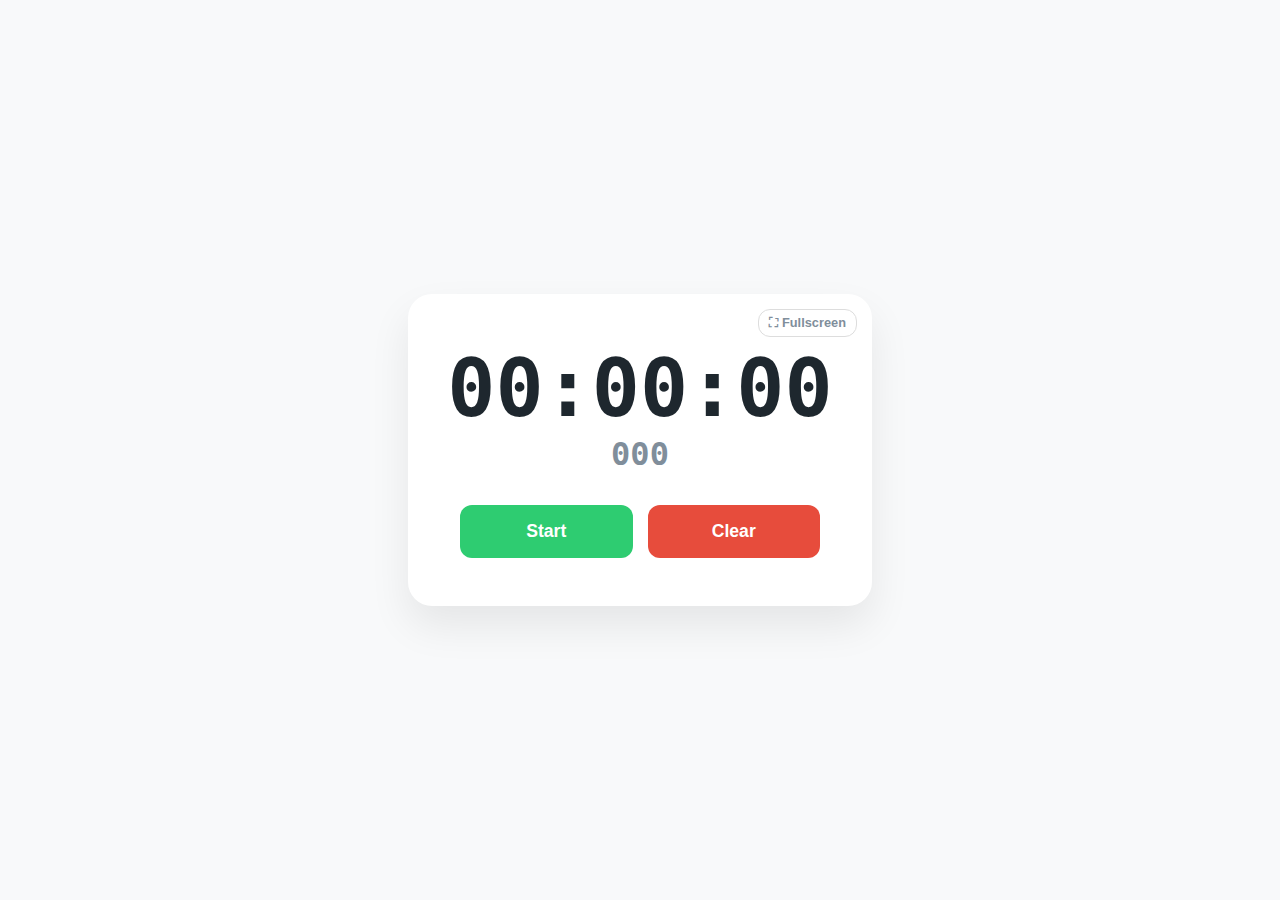
<file: stopwatch.html>
<!DOCTYPE html>
<html lang="en">
    
<head>
    <meta charset="UTF-8">
    <meta name="viewport" content="width=device-width, initial-scale=1.0, maximum-scale=1.0, user-scalable=no">
    <title>Pro Stopwatch with Fullscreen</title>
    <style>
        :root {
            --bg-color: #f8f9fa;
            --card-bg: #ffffff;
            --text-main: #1e272e;
            --text-sub: #808e9b;
            --green: #2ecc71;
            --blue: #3498db;
            --red: #e74c3c;
        }

        body {
            font-family: 'Inter', -apple-system, system-ui, sans-serif;
            background-color: var(--bg-color);
            display: flex;
            justify-content: center;
            align-items: center;
            height: 100vh;
            margin: 0;
            overflow: hidden;
        }

        /* The Main Container */
        .stopwatch-card {
            background: var(--card-bg);
            padding: 3rem 2rem;
            border-radius: 24px;
            box-shadow: 0 20px 40px rgba(0,0,0,0.08);
            text-align: center;
            width: 90%;
            max-width: 400px;
            transition: all 0.3s ease;
            position: relative;
        }

        /* Fullscreen Mode Styling */
        .stopwatch-card:fullscreen {
            width: 100vw;
            max-width: 100vw;
            height: 100vh;
            display: flex;
            flex-direction: column;
            justify-content: center;
            border-radius: 0;
            padding: 0;
        }

        /* Row 1: Display */
        #display {
            font-size: clamp(3rem, 15vw, 5rem); /* Responsive font sizing */
            font-weight: 800;
            color: var(--text-main);
            font-family: monospace;
            margin: 0;
        }

        #millisec {
            font-size: clamp(1.2rem, 5vw, 2rem);
            font-weight: 600;
            color: var(--text-sub);
            font-family: monospace;
            margin-bottom: 2rem;
        }

        /* Row 2: Controls */
        .controls {
            display: flex;
            gap: 15px;
            justify-content: center;
            padding: 0 20px;
        }

        button {
            border: none;
            padding: 16px 0;
            font-size: 1.1rem;
            font-weight: 700;
            border-radius: 12px;
            cursor: pointer;
            transition: transform 0.1s ease;
            flex: 1;
            color: white;
        }

        button:active { transform: scale(0.95); }

        .btn-start, .btn-pause { background-color: var(--green); }
        .btn-continue { background-color: var(--blue); }
        .btn-clear { background-color: var(--red); }

        /* Fullscreen Toggle Button */
        .fs-btn {
            position: absolute;
            top: 15px;
            right: 15px;
            background: none;
            color: var(--text-sub);
            font-size: 0.8rem;
            border: 1px solid #ddd;
            padding: 5px 10px;
            width: auto;
            flex: none;
            box-shadow: none;
        }
        
        .stopwatch-card:fullscreen .fs-btn {
            top: 30px;
            right: 30px;
        }
    </style>
</head>
<body>

    <div class="stopwatch-card" id="stopwatch">
        <button class="fs-btn" onclick="toggleFullScreen()" id="fsToggle">⛶ Fullscreen</button>

        <div class="display-container">
            <div id="display">00:00:00</div>
            <div id="millisec">000</div>
        </div>

        <div class="controls">
            <button id="mainBtn" class="btn-start">Start</button>
            <button id="clearBtn" class="btn-clear">Clear</button>
        </div>
    </div>

    <script>
        let startTime;
        let elapsedTime = 0;
        let timerInterval;

        const mainBtn = document.getElementById('mainBtn');
        const clearBtn = document.getElementById('clearBtn');
        const display = document.getElementById('display');
        const millisecDisplay = document.getElementById('millisec');
        const card = document.getElementById('stopwatch');

        function timeToString(time) {
            let hh = Math.floor(time / 3600000);
            let mm = Math.floor((time % 3600000) / 60000);
            let ss = Math.floor((time % 60000) / 1000);
            let ms = time % 1000;
            return {
                main: `${String(hh).padStart(2, "0")}:${String(mm).padStart(2, "0")}:${String(ss).padStart(2, "0")}`,
                ms: String(ms).padStart(3, "0")
            };
        }

        function print(txt) {
            display.innerHTML = txt.main;
            millisecDisplay.innerHTML = txt.ms;
        }

        function start() {
            startTime = Date.now() - elapsedTime;
            timerInterval = setInterval(() => {
                elapsedTime = Date.now() - startTime;
                print(timeToString(elapsedTime));
            }, 10);
        }

        function pause() { clearInterval(timerInterval); }

        function clear() {
            clearInterval(timerInterval);
            print({ main: "00:00:00", ms: "000" });
            elapsedTime = 0;
            mainBtn.innerHTML = "Start";
            mainBtn.className = "btn-start";
        }

        mainBtn.addEventListener("click", () => {
            if (mainBtn.innerHTML === "Start" || mainBtn.innerHTML === "Continue") {
                start();
                mainBtn.innerHTML = "Pause";
                mainBtn.className = "btn-pause";
            } else {
                pause();
                mainBtn.innerHTML = "Continue";
                mainBtn.className = "btn-continue";
            }
        });

        clearBtn.addEventListener("click", clear);

        // Fullscreen Logic
        function toggleFullScreen() {
            if (!document.fullscreenElement) {
                card.requestFullscreen().catch(err => {
                    alert(`Error attempting to enable full-screen mode: ${err.message}`);
                });
                document.getElementById('fsToggle').innerText = "✕ Exit";
            } else {
                document.exitFullscreen();
                document.getElementById('fsToggle').innerText = "⛶ Fullscreen";
            }
        }
    </script>
</body>
</html>
</file>
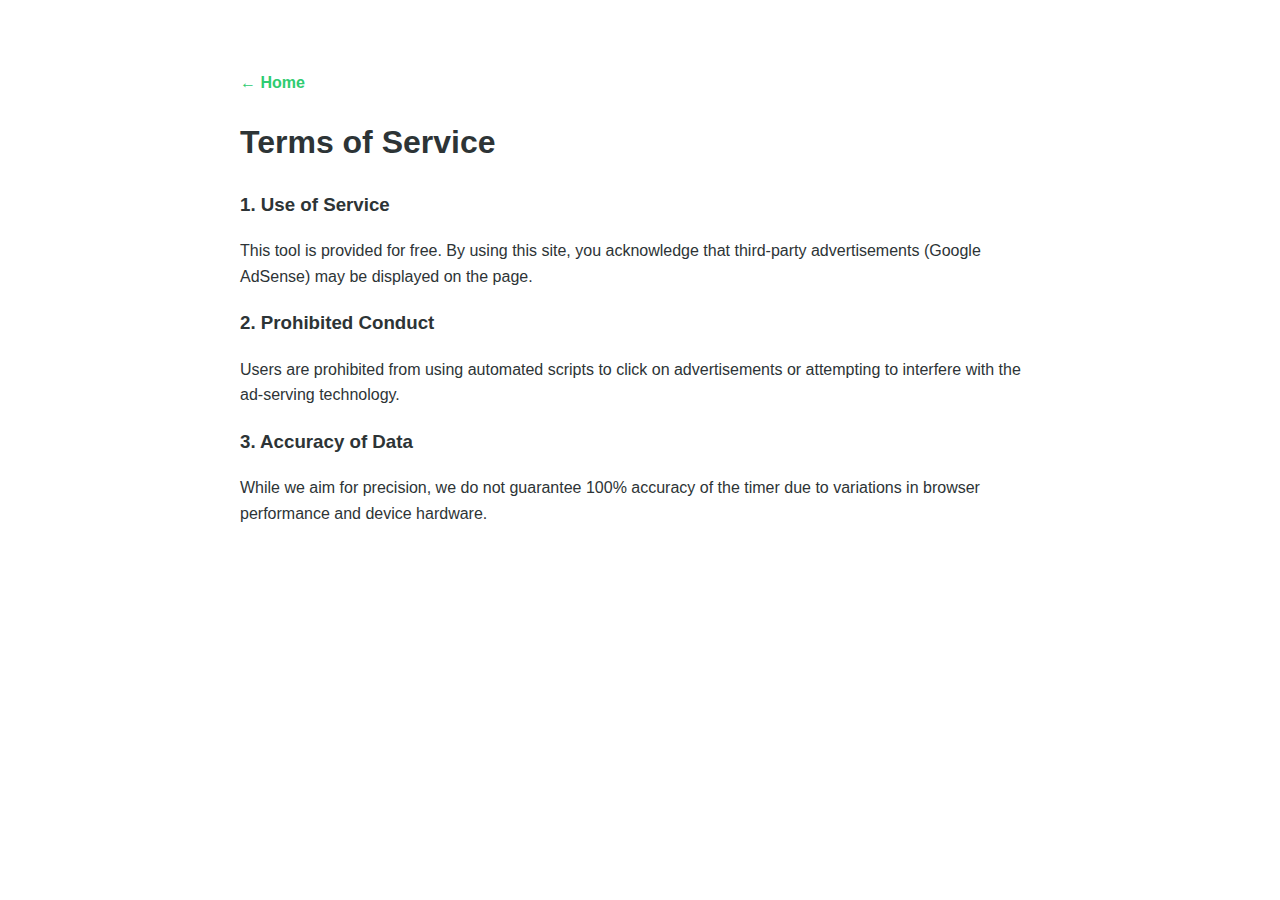
<file: terms.html>
<!DOCTYPE html>
<html lang="en">
<head>
    <meta charset="UTF-8">
    <meta name="viewport" content="width=device-width, initial-scale=1.0">
    <link rel="icon" type="image/svg+xml" href="/favicon.svg">
    <link rel="canonical" href="https://onlinestopwatch24.com/terms.html" />
    <title>Terms of Service - OnlineStopwatch24</title>
    <meta name="description" content="Terms of Service for OnlineStopwatch24. Usage terms, prohibited conduct, and data accuracy disclaimers for our free online timing tools.">
    <style>
        body { font-family: 'Inter', sans-serif; color: #2d3436; max-width: 800px; margin: 50px auto; padding: 20px; line-height: 1.6; }
        .back { color: #2ecc71; text-decoration: none; font-weight: bold; }
    </style>
</head>
<body>
    <a href="index.html" class="back">← Home</a>
    <h1>Terms of Service</h1>

    <h3>1. Use of Service</h3>
    <p>This tool is provided for free. By using this site, you acknowledge that third-party advertisements (Google AdSense) may be displayed on the page.</p>

    <h3>2. Prohibited Conduct</h3>
    <p>Users are prohibited from using automated scripts to click on advertisements or attempting to interfere with the ad-serving technology.</p>

    <h3>3. Accuracy of Data</h3>
    <p>While we aim for precision, we do not guarantee 100% accuracy of the timer due to variations in browser performance and device hardware.</p>
</body>
</html>
</file>
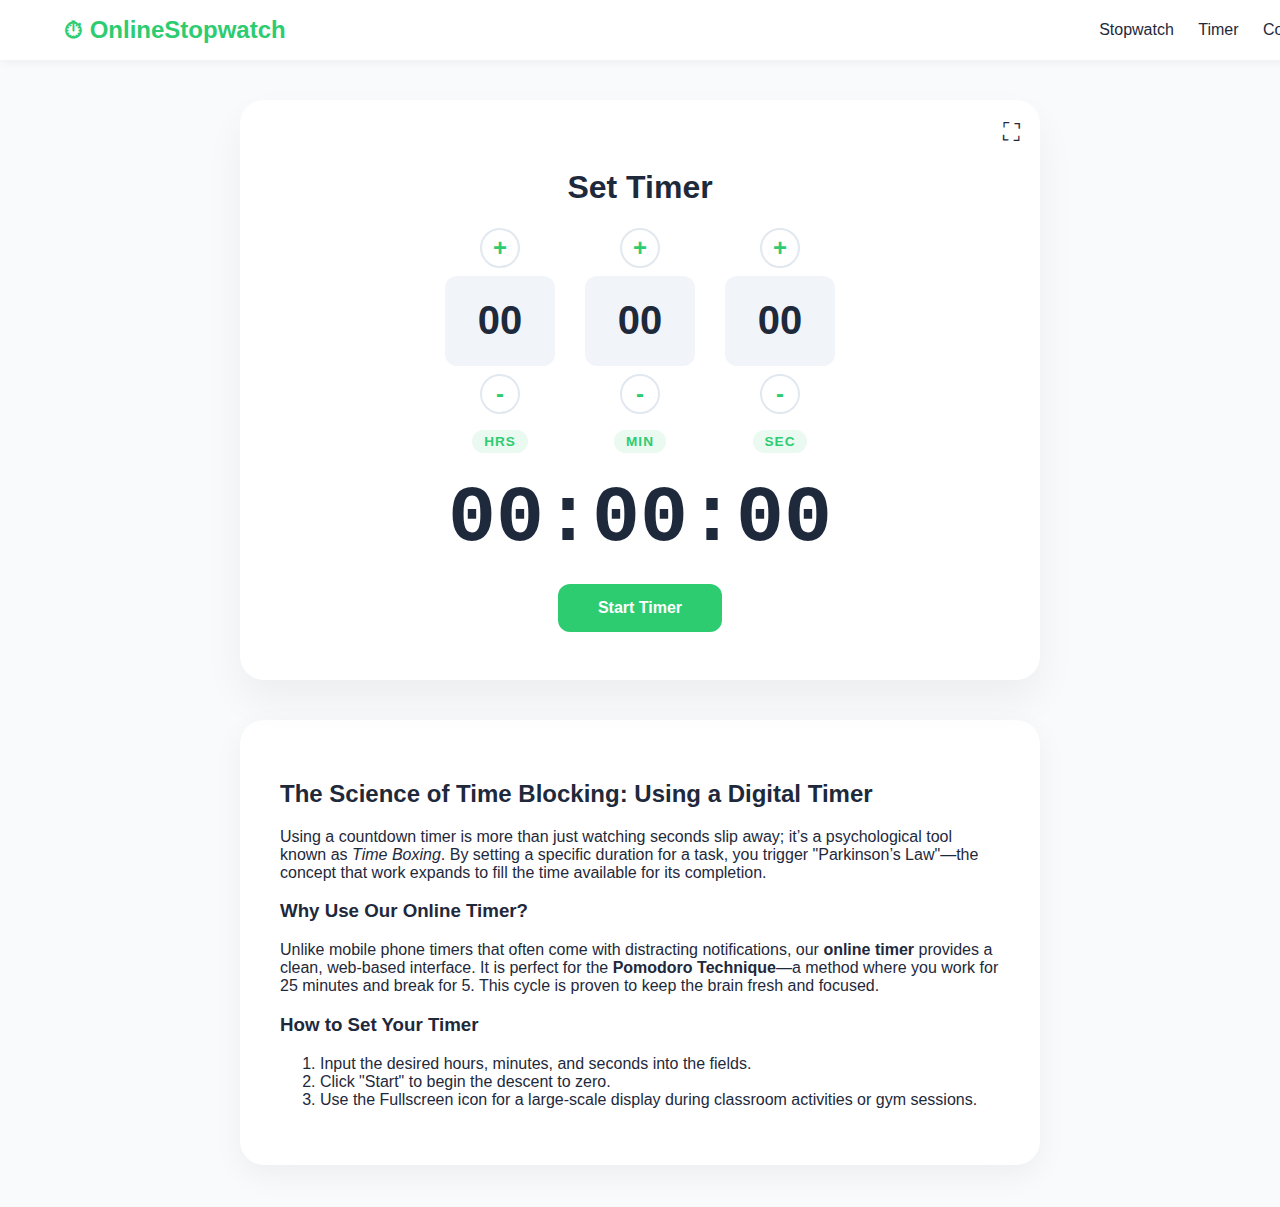
<file: timer.html>
<!DOCTYPE html>
<html lang="en">
<head>
    <meta charset="UTF-8">
    <meta name="viewport" content="width=device-width, initial-scale=1.0">
    <link rel="icon" href="data:image/svg+xml,<svg xmlns=%22http://www.w3.org/2000/svg%22 viewBox=%220 0 100 100%22><rect width=%22100%22 height=%22100%22 rx=%2225%22 fill=%22%232ecc71%22/><circle cx=%2250%22 cy=%2255%22 r=%2225%22 fill=%22none%22 stroke=%22white%22 stroke-width=%226%22/><path d=%22M47 48v14l10-7z%22 fill=%22white%22/><path d=%22M45 22h10v6H45z%22 fill=%22white%22/></svg>">
    <link rel="stylesheet" href="style.css">

    <title>Online Timer - OnlineStopwatch24</title>
    <style>
        /* Shared Styles */
        :root { --bg: #f8fafc; --primary: #2ecc71; --text: #1e293b; }
        body { font-family: 'Inter', sans-serif; background: var(--bg); margin: 0; color: var(--text); }
        
        /* Navigation Bar */
        nav { background: white; padding: 1rem 5%; display: flex; justify-content: space-between; align-items: center; box-shadow: 0 2px 10px rgba(0,0,0,0.05); }
        .logo { font-weight: 800; color: var(--primary); text-decoration: none; font-size: 1.5rem; display: flex; align-items: center; }
        .nav-links a { margin-left: 20px; text-decoration: none; color: var(--text); font-weight: 500; }

        .container { max-width: 800px; margin: 40px auto; padding: 0 20px; text-align: center; }
        .timer-card { background: white; padding: 3rem; border-radius: 24px; box-shadow: 0 20px 40px rgba(0,0,0,0.05); }
        #display { font-size: 5rem; font-weight: 800; font-family: monospace; margin: 20px 0; }
        input { width: 60px; padding: 10px; font-size: 1.5rem; text-align: center; border-radius: 8px; border: 2px solid #e2e8f0; }
        .btn { padding: 15px 40px; font-size: 1rem; font-weight: 700; border-radius: 12px; cursor: pointer; border: none; background: var(--primary); color: white; }

        /* Position the icon button at the top-right of the card */
        .fs-toggle {
            position: absolute;
            top: 15px;
            right: 15px;
            background: none;
            border: none;
            color: var(--secondary);
            font-size: 1.5rem;
            cursor: pointer;
            transition: transform 0.2s, color 0.2s;
            line-height: 1;
            padding: 5px;
            z-index: 10;
        }

        .fs-toggle:hover {
            color: var(--primary);
            transform: scale(1.1);
        }

        /* Ensure the card is the "anchor" for the icon */
        .stopwatch-card, .timer-card, .countdown-card {
            position: relative;
        }

             .fs-toggle {
            position: absolute;
            top: 15px;
            right: 15px;
            background: none;
            border: none;
            color: var(--secondary);
            font-size: 1.5rem;
            cursor: pointer;
            transition: transform 0.2s, color 0.2s;
            line-height: 1;
            padding: 5px;
            z-index: 10;
        }

        .fs-toggle:hover {
            color: var(--primary);
            transform: scale(1.1);
        }

        /* Ensure the card is the "anchor" for the icon */
        .stopwatch-card, .timer-card, .countdown-card {
            position: relative;
        }
    </style>
</head>
<body>

<nav>
    <a href="index.html" class="logo">⏱ OnlineStopwatch</a>
    <div class="nav-links">
        <a href="index.html">Stopwatch</a>
        <a href="timer.html">Timer</a>
        <a href="countdown.html">Countdown</a>
    </div>
</nav>

<div class="container">
    
    <div class="timer-card" id="timer-app">
    <!-- <div class="card"> -->
        <button class="fs-toggle" onclick="toggleFS('timer-app')" title="Fullscreen">⛶</button>
        
        <h1>Set Timer</h1>

        <div class="input-container">
            <div class="input-group">
                <button class="adjust-btn" onclick="changeVal('h', 1)">+</button>
                <input type="number" id="h" value="00" readonly>
                <button class="adjust-btn" onclick="changeVal('h', -1)">-</button>
                <span class="unit-label">HRS</span>
            </div>

            <div class="input-group">
                <button class="adjust-btn" onclick="changeVal('m', 1)">+</button>
                <input type="number" id="m" value="00" readonly>
                <button class="adjust-btn" onclick="changeVal('m', -1)">-</button>
                <span class="unit-label">MIN</span>
            </div>

            <div class="input-group">
                <button class="adjust-btn" onclick="changeVal('s', 1)">+</button>
                <input type="number" id="s" value="00" readonly>
                <button class="adjust-btn" onclick="changeVal('s', -1)">-</button>
                <span class="unit-label">SEC</span>
            </div>
        </div>

        <div id="display">00:00:00</div>
        <button id="startBtn" class="btn">Start Timer</button>
    </div>

    <div class="content-section" style="text-align: left; background: white; padding: 40px; border-radius: 24px; margin-top: 40px; box-shadow: 0 10px 30px rgba(0,0,0,0.05);">
        <h2>The Science of Time Blocking: Using a Digital Timer</h2>
        <p>Using a countdown timer is more than just watching seconds slip away; it’s a psychological tool known as <em>Time Boxing</em>. By setting a specific duration for a task, you trigger "Parkinson’s Law"—the concept that work expands to fill the time available for its completion.</p>

        <h3>Why Use Our Online Timer?</h3>
        <p>Unlike mobile phone timers that often come with distracting notifications, our <strong>online timer</strong> provides a clean, web-based interface. It is perfect for the <strong>Pomodoro Technique</strong>—a method where you work for 25 minutes and break for 5. This cycle is proven to keep the brain fresh and focused.</p>
        
        <h3>How to Set Your Timer</h3>
        <ol>
            <li>Input the desired hours, minutes, and seconds into the fields.</li>
            <li>Click "Start" to begin the descent to zero.</li>
            <li>Use the Fullscreen icon for a large-scale display during classroom activities or gym sessions.</li>
        </ol>
    </div>
</div>

<script>
    let timer;
    let totalSecs = 0;
    const startBtn = document.getElementById('startBtn');

    startBtn.addEventListener('click', () => {
        if (startBtn.innerText === "Start Timer") {
            // Use unique names for the input values to avoid conflicts
            const inputH = parseInt(document.getElementById('h').value) || 0;
            const inputM = parseInt(document.getElementById('m').value) || 0;
            const inputS = parseInt(document.getElementById('s').value) || 0;
            
            totalSecs = (inputH * 3600) + (inputM * 60) + inputS;

            if(totalSecs <= 0) {
                alert("Please set a time first!");
                return;
            }

            // Hide the input container and show the timer
            document.querySelector('.input-container').style.display = 'none';
            startBtn.innerText = "Stop";
            
            timer = setInterval(() => {
                totalSecs--;
                
                // Calculate display values
                const displayHrs = Math.floor(totalSecs / 3600);
                const displayMins = Math.floor((totalSecs % 3600) / 60);
                const displaySecs = totalSecs % 60;
                
                const timeStr = `${String(displayHrs).padStart(2,'0')}:${String(displayMins).padStart(2,'0')}:${String(displaySecs).padStart(2,'0')}`;
                
                document.getElementById('display').innerText = timeStr;
                document.title = `${timeStr} - Timer`; 

                if(totalSecs <= 0) {
                    clearInterval(timer);
                    alert("Time Up!");
                    location.reload(); // Resets the UI
                }
            }, 1000);
        } else {
            // If button says "Stop", reset the page
            location.reload();
        }
    });

    function toggleFS(id) {
        const el = document.getElementById(id);
        if (!document.fullscreenElement) {
            el.requestFullscreen().catch(err => alert(err.message));
        } else {
            document.exitFullscreen();
        }
    }

    function changeVal(id, amount) {
        const input = document.getElementById(id);
        let val = parseInt(input.value) || 0;
        val += amount;

        // Constraints: Minutes/Seconds 0-59, Hours 0-99
        if (id === 'h') {
            if (val < 0) val = 0;
            if (val > 99) val = 99;
        } else {
            if (val < 0) val = 59;
            if (val > 59) val = 0;
        }

        input.value = String(val).padStart(2, '0');
    }
</script>
</body>
</html>
</file>
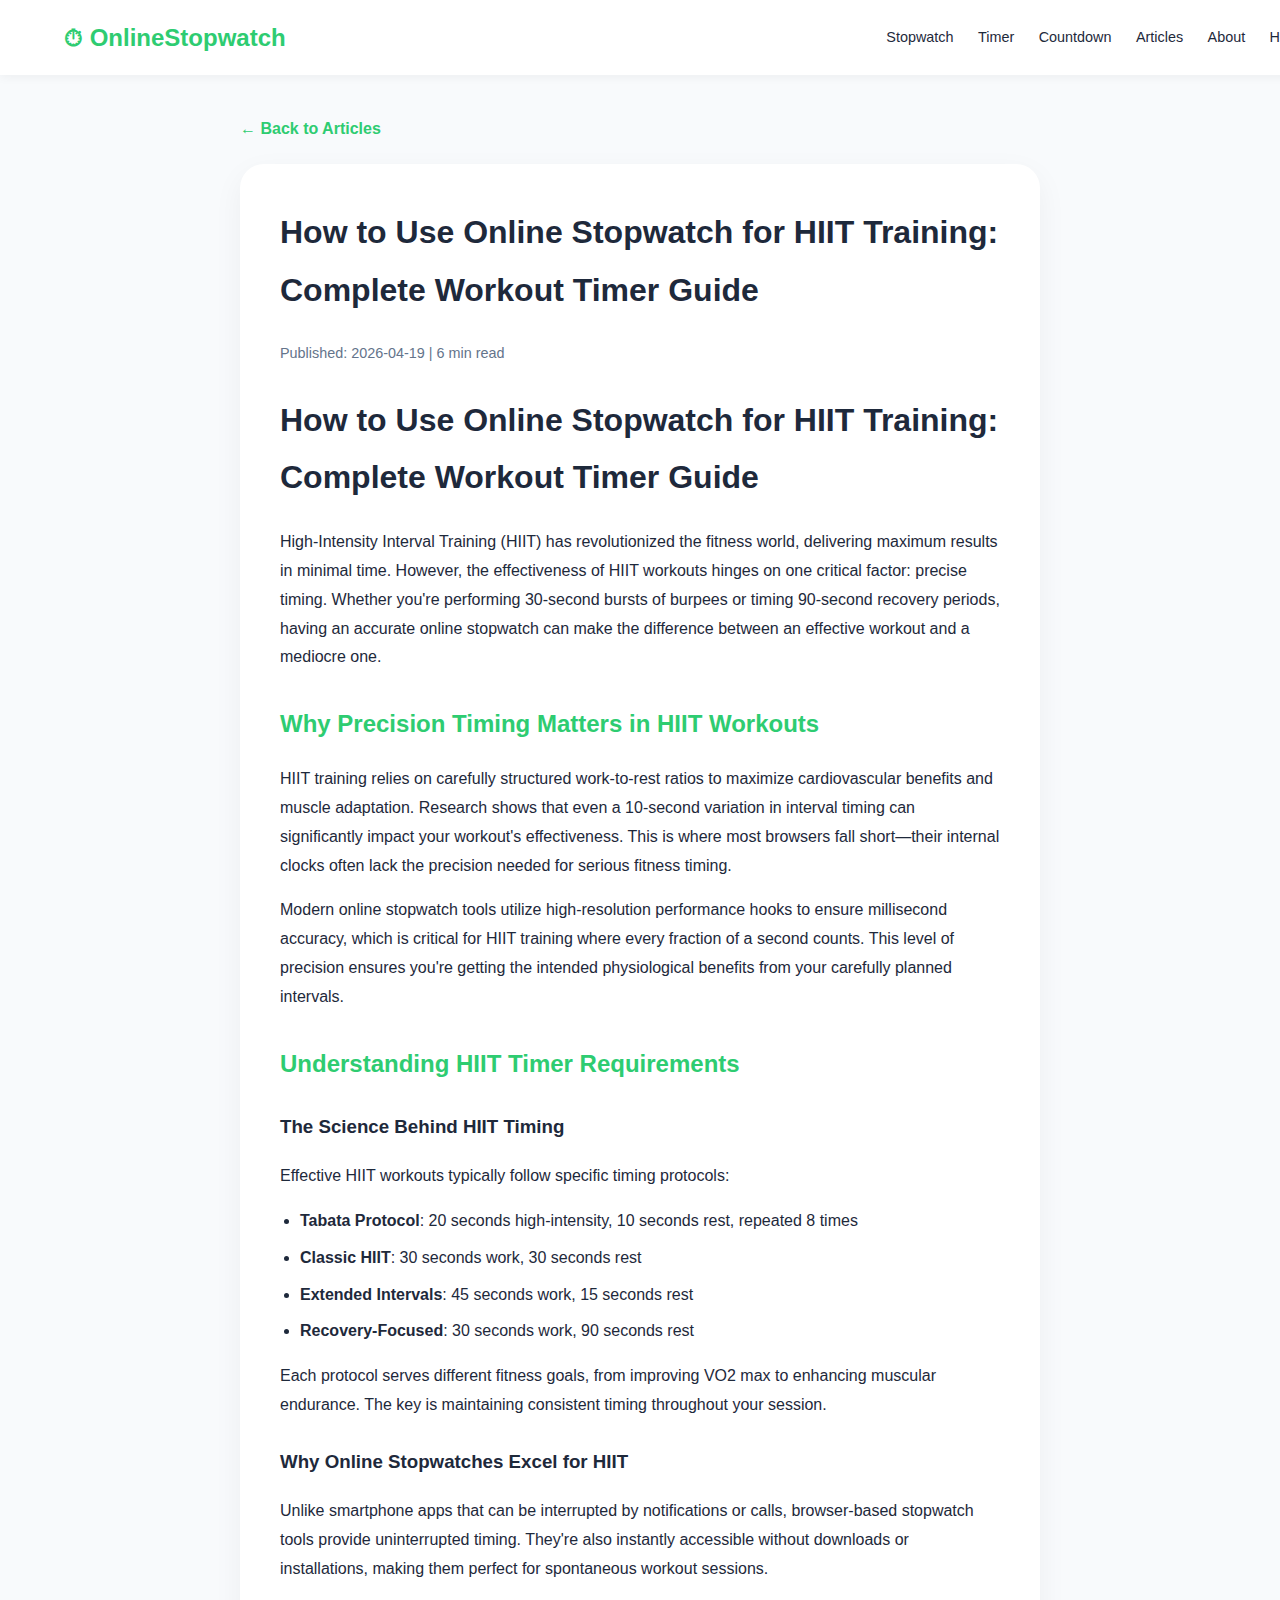
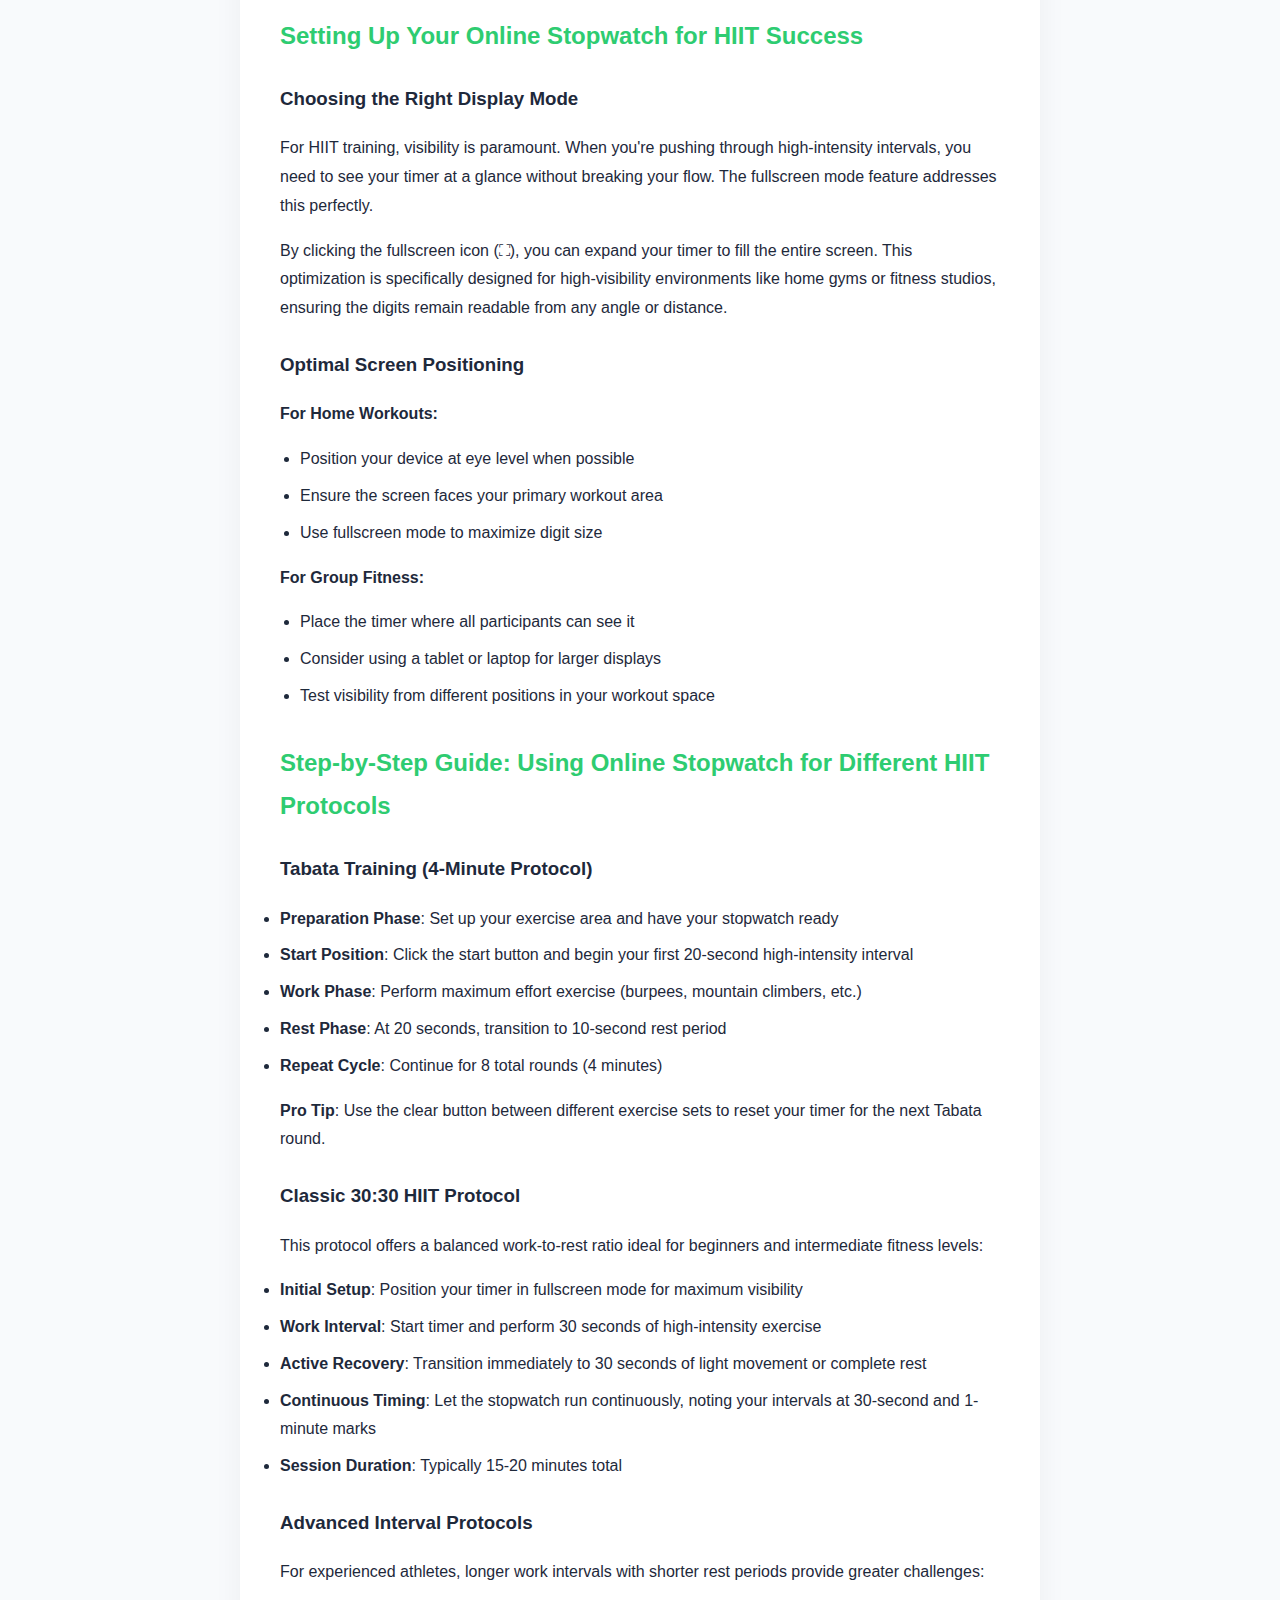
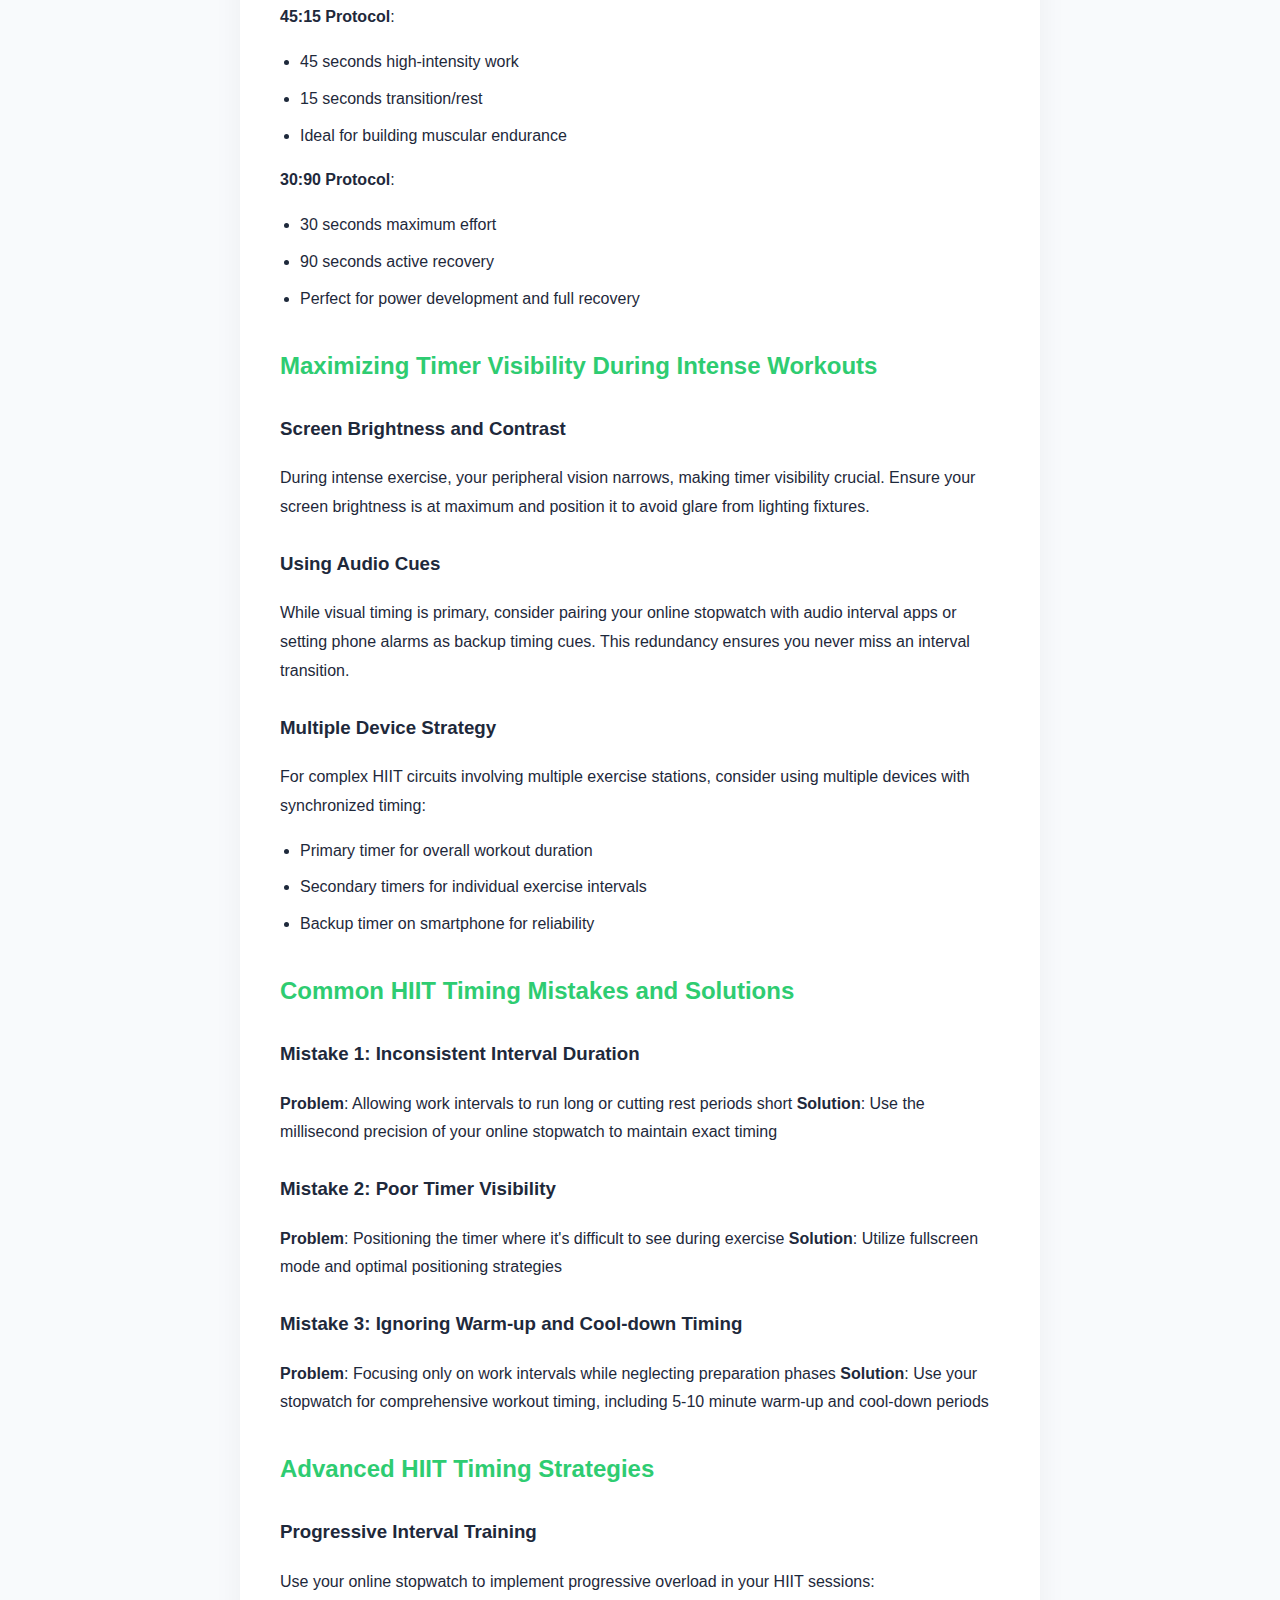
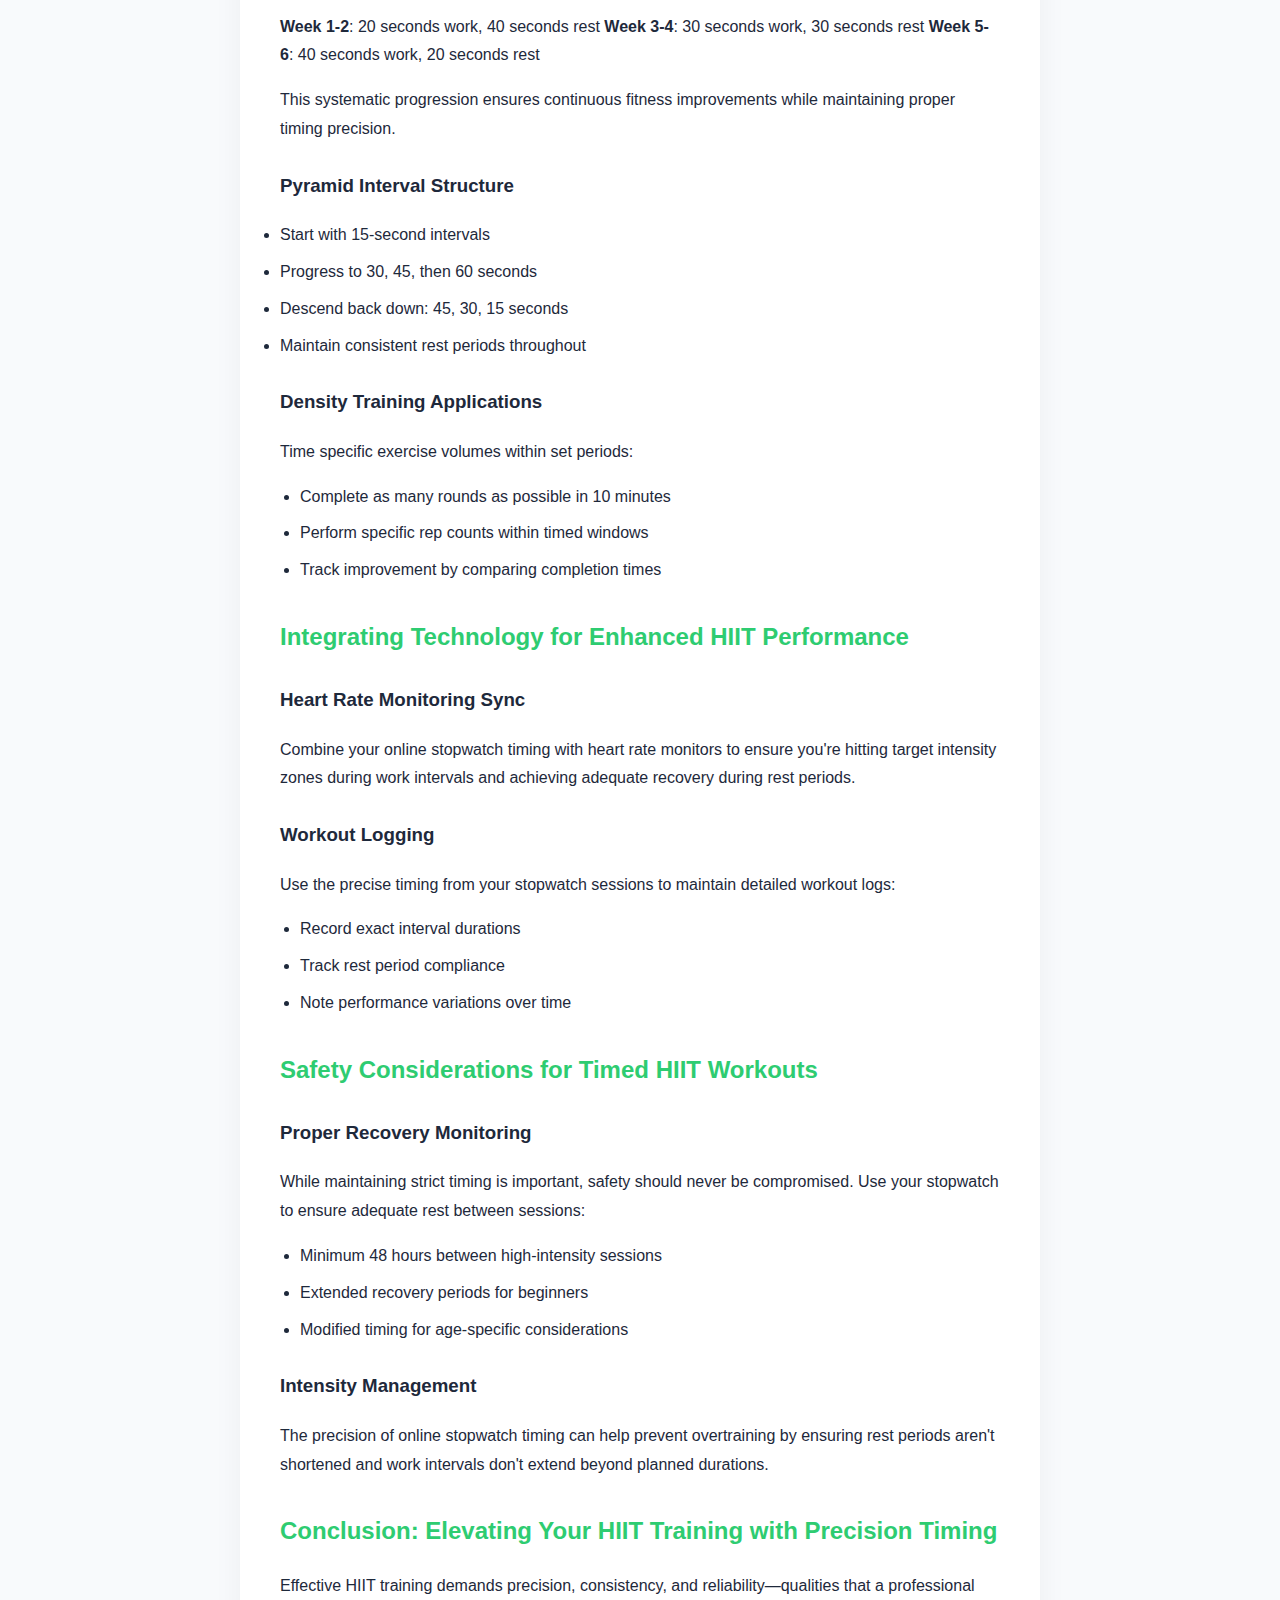
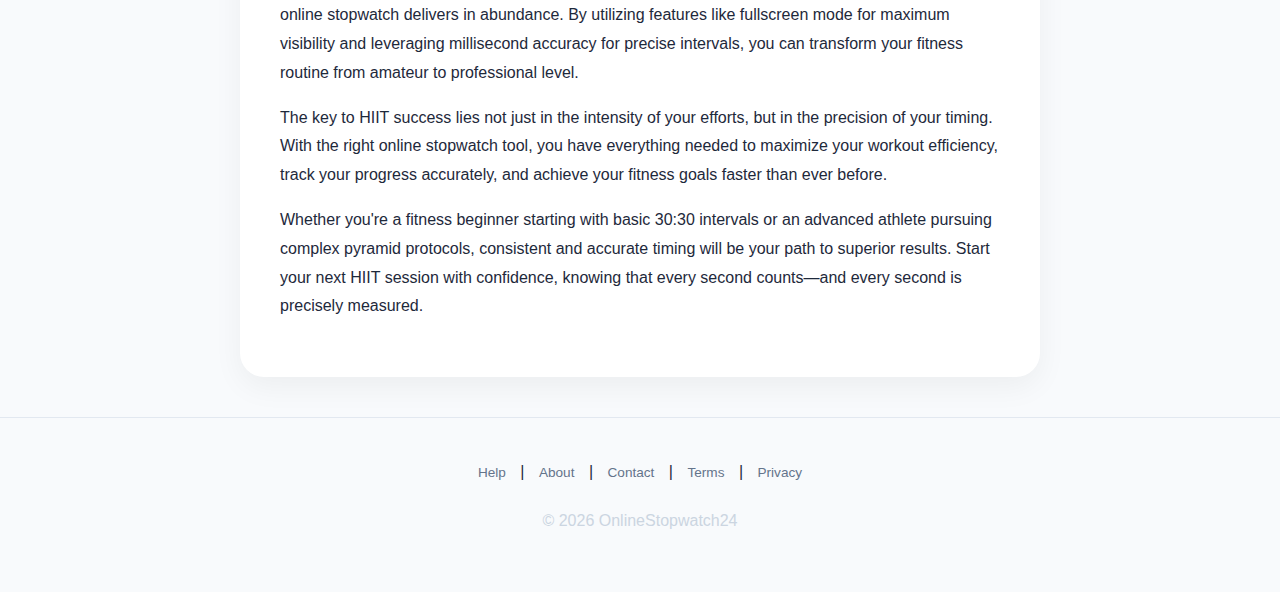
<file: articles/how-to-use-online-stopwatch-hiit-training-workouts.html>
<!DOCTYPE html>
<html lang="en">
<head>
    <meta charset="UTF-8">
    <meta name="viewport" content="width=device-width, initial-scale=1.0">
    <link rel="icon" type="image/svg+xml" href="/favicon.svg">
    <link rel="stylesheet" href="../style.css">
    <link rel="canonical" href="https://onlinestopwatch24.com/articles/how-to-use-online-stopwatch-hiit-training-workouts.html" />
    <title>How to Use Online Stopwatch for HIIT Training: Complete Workout Timer Guide | OnlineStopwatch24</title>
    <meta name="description" content="Learn how to use online stopwatch tools for HIIT training with precise timing. Free fullscreen timer perfect for interval workouts and fitness tracking.">
    <meta name="keywords" content="">

    <!-- Open Graph -->
    <meta property="og:type" content="article">
    <meta property="og:title" content="How to Use Online Stopwatch for HIIT Training: Complete Workout Timer Guide">
    <meta property="og:description" content="Learn how to use online stopwatch tools for HIIT training with precise timing. Free fullscreen timer perfect for interval workouts and fitness tracking.">
    <meta property="og:url" content="https://onlinestopwatch24.com/articles/how-to-use-online-stopwatch-hiit-training-workouts.html">
    <meta property="og:site_name" content="OnlineStopwatch24">

    <!-- Twitter Card -->
    <meta name="twitter:card" content="summary">
    <meta name="twitter:title" content="How to Use Online Stopwatch for HIIT Training: Complete Workout Timer Guide">
    <meta name="twitter:description" content="Learn how to use online stopwatch tools for HIIT training with precise timing. Free fullscreen timer perfect for interval workouts and fitness tracking.">

    <style>
        :root { --bg: #f8fafc; --primary: #2ecc71; --text: #1e293b; --secondary: #64748b; }
        body { font-family: 'Inter', sans-serif; background: var(--bg); margin: 0; color: var(--text); line-height: 1.8; }

        nav { background: white; padding: 1rem 5%; display: flex; justify-content: space-between; align-items: center; box-shadow: 0 2px 10px rgba(0,0,0,0.05); }
        .logo { font-weight: 800; color: var(--primary); text-decoration: none; font-size: 1.5rem; }
        .nav-links a { margin-left: 20px; text-decoration: none; color: var(--text); font-weight: 500; font-size: 0.9rem; }

        .article-container { max-width: 800px; margin: 40px auto; padding: 0 20px; }
        .article-card { background: white; padding: 40px; border-radius: 24px; box-shadow: 0 10px 30px rgba(0,0,0,0.05); }
        .article-meta { color: var(--secondary); font-size: 0.9rem; margin-bottom: 25px; }
        .article-card h1 { color: var(--text); font-size: 2rem; margin-top: 0; }
        .article-card h2 { color: var(--primary); margin-top: 30px; }
        .article-card h3 { color: var(--text); margin-top: 25px; }
        .article-card ul, .article-card ol { padding-left: 20px; }
        .article-card li { margin-bottom: 8px; }
        .article-card a { color: var(--primary); text-decoration: none; font-weight: 500; }
        .article-card a:hover { text-decoration: underline; }
        .back-link { display: inline-block; margin-bottom: 20px; color: var(--primary); text-decoration: none; font-weight: 600; }
    </style>
</head>
<body>

<nav>
    <a href="../index.html" class="logo">⏱ OnlineStopwatch</a>
    <div class="nav-links">
        <a href="../index.html">Stopwatch</a>
        <a href="../timer.html">Timer</a>
        <a href="../countdown.html">Countdown</a>
        <a href="../articles.html">Articles</a>
        <a href="../about.html">About</a>
        <a href="../help.html">How to Use</a>
    </div>
</nav>

<div class="article-container">
    <a href="../articles.html" class="back-link">← Back to Articles</a>
    <article class="article-card">
        <h1>How to Use Online Stopwatch for HIIT Training: Complete Workout Timer Guide</h1>
        <div class="article-meta">Published: 2026-04-19 | 6 min read</div>
        <h1>How to Use Online Stopwatch for HIIT Training: Complete Workout Timer Guide</h1>

<p>High-Intensity Interval Training (HIIT) has revolutionized the fitness world, delivering maximum results in minimal time. However, the effectiveness of HIIT workouts hinges on one critical factor: precise timing. Whether you're performing 30-second bursts of burpees or timing 90-second recovery periods, having an accurate online stopwatch can make the difference between an effective workout and a mediocre one.</p>

<h2>Why Precision Timing Matters in HIIT Workouts</h2>

<p>HIIT training relies on carefully structured work-to-rest ratios to maximize cardiovascular benefits and muscle adaptation. Research shows that even a 10-second variation in interval timing can significantly impact your workout's effectiveness. This is where most browsers fall short—their internal clocks often lack the precision needed for serious fitness timing.</p>

<p>Modern online stopwatch tools utilize high-resolution performance hooks to ensure millisecond accuracy, which is critical for HIIT training where every fraction of a second counts. This level of precision ensures you're getting the intended physiological benefits from your carefully planned intervals.</p>

<h2>Understanding HIIT Timer Requirements</h2>

<h3>The Science Behind HIIT Timing</h3>

<p>Effective HIIT workouts typically follow specific timing protocols:</p>

<ul><li><strong>Tabata Protocol</strong>: 20 seconds high-intensity, 10 seconds rest, repeated 8 times</li>
<li><strong>Classic HIIT</strong>: 30 seconds work, 30 seconds rest</li>
<li><strong>Extended Intervals</strong>: 45 seconds work, 15 seconds rest</li>
<li><strong>Recovery-Focused</strong>: 30 seconds work, 90 seconds rest</li>
</ul>
Each protocol serves different fitness goals, from improving VO2 max to enhancing muscular endurance. The key is maintaining consistent timing throughout your session.

<h3>Why Online Stopwatches Excel for HIIT</h3>

<p>Unlike smartphone apps that can be interrupted by notifications or calls, browser-based stopwatch tools provide uninterrupted timing. They're also instantly accessible without downloads or installations, making them perfect for spontaneous workout sessions.</p>

<h2>Setting Up Your Online Stopwatch for HIIT Success</h2>

<h3>Choosing the Right Display Mode</h3>

<p>For HIIT training, visibility is paramount. When you're pushing through high-intensity intervals, you need to see your timer at a glance without breaking your flow. The fullscreen mode feature addresses this perfectly.</p>

<p>By clicking the fullscreen icon (⛶), you can expand your timer to fill the entire screen. This optimization is specifically designed for high-visibility environments like home gyms or fitness studios, ensuring the digits remain readable from any angle or distance.</p>

<h3>Optimal Screen Positioning</h3>

<p><strong>For Home Workouts:</strong> <ul><li>Position your device at eye level when possible</li> <li>Ensure the screen faces your primary workout area</li> <li>Use fullscreen mode to maximize digit size</li> </ul> <strong>For Group Fitness:</strong> <ul><li>Place the timer where all participants can see it</li> <li>Consider using a tablet or laptop for larger displays</li> <li>Test visibility from different positions in your workout space</li> </ul> <h2>Step-by-Step Guide: Using Online Stopwatch for Different HIIT Protocols</h2></p>

<h3>Tabata Training (4-Minute Protocol)</h3>

<li><strong>Preparation Phase</strong>: Set up your exercise area and have your stopwatch ready</li>
<li><strong>Start Position</strong>: Click the start button and begin your first 20-second high-intensity interval</li>
<li><strong>Work Phase</strong>: Perform maximum effort exercise (burpees, mountain climbers, etc.)</li>
<li><strong>Rest Phase</strong>: At 20 seconds, transition to 10-second rest period</li>
<li><strong>Repeat Cycle</strong>: Continue for 8 total rounds (4 minutes)</li>

<p><strong>Pro Tip</strong>: Use the clear button between different exercise sets to reset your timer for the next Tabata round.</p>

<h3>Classic 30:30 HIIT Protocol</h3>

<p>This protocol offers a balanced work-to-rest ratio ideal for beginners and intermediate fitness levels:</p>

<li><strong>Initial Setup</strong>: Position your timer in fullscreen mode for maximum visibility</li>
<li><strong>Work Interval</strong>: Start timer and perform 30 seconds of high-intensity exercise</li>
<li><strong>Active Recovery</strong>: Transition immediately to 30 seconds of light movement or complete rest</li>
<li><strong>Continuous Timing</strong>: Let the stopwatch run continuously, noting your intervals at 30-second and 1-minute marks</li>
<li><strong>Session Duration</strong>: Typically 15-20 minutes total</li>

<h3>Advanced Interval Protocols</h3>

<p>For experienced athletes, longer work intervals with shorter rest periods provide greater challenges:</p>

<p><strong>45:15 Protocol</strong>: <ul><li>45 seconds high-intensity work</li> <li>15 seconds transition/rest</li> <li>Ideal for building muscular endurance</li> </ul> <strong>30:90 Protocol</strong>: <ul><li>30 seconds maximum effort</li> <li>90 seconds active recovery</li> <li>Perfect for power development and full recovery</li> </ul> <h2>Maximizing Timer Visibility During Intense Workouts</h2></p>

<h3>Screen Brightness and Contrast</h3>

<p>During intense exercise, your peripheral vision narrows, making timer visibility crucial. Ensure your screen brightness is at maximum and position it to avoid glare from lighting fixtures.</p>

<h3>Using Audio Cues</h3>

<p>While visual timing is primary, consider pairing your online stopwatch with audio interval apps or setting phone alarms as backup timing cues. This redundancy ensures you never miss an interval transition.</p>

<h3>Multiple Device Strategy</h3>

<p>For complex HIIT circuits involving multiple exercise stations, consider using multiple devices with synchronized timing: <ul><li>Primary timer for overall workout duration</li> <li>Secondary timers for individual exercise intervals</li> <li>Backup timer on smartphone for reliability</li> </ul> <h2>Common HIIT Timing Mistakes and Solutions</h2></p>

<h3>Mistake 1: Inconsistent Interval Duration</h3>

<p><strong>Problem</strong>: Allowing work intervals to run long or cutting rest periods short <strong>Solution</strong>: Use the millisecond precision of your online stopwatch to maintain exact timing</p>

<h3>Mistake 2: Poor Timer Visibility</h3>

<p><strong>Problem</strong>: Positioning the timer where it's difficult to see during exercise <strong>Solution</strong>: Utilize fullscreen mode and optimal positioning strategies</p>

<h3>Mistake 3: Ignoring Warm-up and Cool-down Timing</h3>

<p><strong>Problem</strong>: Focusing only on work intervals while neglecting preparation phases <strong>Solution</strong>: Use your stopwatch for comprehensive workout timing, including 5-10 minute warm-up and cool-down periods</p>

<h2>Advanced HIIT Timing Strategies</h2>

<h3>Progressive Interval Training</h3>

<p>Use your online stopwatch to implement progressive overload in your HIIT sessions:</p>

<p><strong>Week 1-2</strong>: 20 seconds work, 40 seconds rest <strong>Week 3-4</strong>: 30 seconds work, 30 seconds rest <strong>Week 5-6</strong>: 40 seconds work, 20 seconds rest</p>

<p>This systematic progression ensures continuous fitness improvements while maintaining proper timing precision.</p>

<h3>Pyramid Interval Structure</h3>

<li>Start with 15-second intervals</li>
<li>Progress to 30, 45, then 60 seconds</li>
<li>Descend back down: 45, 30, 15 seconds</li>
<li>Maintain consistent rest periods throughout</li>

<h3>Density Training Applications</h3>

<p>Time specific exercise volumes within set periods: <ul><li>Complete as many rounds as possible in 10 minutes</li> <li>Perform specific rep counts within timed windows</li> <li>Track improvement by comparing completion times</li> </ul> <h2>Integrating Technology for Enhanced HIIT Performance</h2></p>

<h3>Heart Rate Monitoring Sync</h3>

<p>Combine your online stopwatch timing with heart rate monitors to ensure you're hitting target intensity zones during work intervals and achieving adequate recovery during rest periods.</p>

<h3>Workout Logging</h3>

<p>Use the precise timing from your stopwatch sessions to maintain detailed workout logs: <ul><li>Record exact interval durations</li> <li>Track rest period compliance</li> <li>Note performance variations over time</li> </ul> <h2>Safety Considerations for Timed HIIT Workouts</h2></p>

<h3>Proper Recovery Monitoring</h3>

<p>While maintaining strict timing is important, safety should never be compromised. Use your stopwatch to ensure adequate rest between sessions: <ul><li>Minimum 48 hours between high-intensity sessions</li> <li>Extended recovery periods for beginners</li> <li>Modified timing for age-specific considerations</li> </ul> <h3>Intensity Management</h3></p>

<p>The precision of online stopwatch timing can help prevent overtraining by ensuring rest periods aren't shortened and work intervals don't extend beyond planned durations.</p>

<h2>Conclusion: Elevating Your HIIT Training with Precision Timing</h2>

<p>Effective HIIT training demands precision, consistency, and reliability—qualities that a professional online stopwatch delivers in abundance. By utilizing features like fullscreen mode for maximum visibility and leveraging millisecond accuracy for precise intervals, you can transform your fitness routine from amateur to professional level.</p>

<p>The key to HIIT success lies not just in the intensity of your efforts, but in the precision of your timing. With the right online stopwatch tool, you have everything needed to maximize your workout efficiency, track your progress accurately, and achieve your fitness goals faster than ever before.</p>

<p>Whether you're a fitness beginner starting with basic 30:30 intervals or an advanced athlete pursuing complex pyramid protocols, consistent and accurate timing will be your path to superior results. Start your next HIIT session with confidence, knowing that every second counts—and every second is precisely measured.</p>
    </article>
</div>

<footer style="padding: 40px 0; border-top: 1px solid #e2e8f0; text-align: center;">
    <a href="../help.html" style="color: #64748b; text-decoration: none; margin: 0 10px; font-size: 0.85rem;">Help</a> |
    <a href="../about.html" style="color: #64748b; text-decoration: none; margin: 0 10px; font-size: 0.85rem;">About</a> |
    <a href="../contact.html" style="color: #64748b; text-decoration: none; margin: 0 10px; font-size: 0.85rem;">Contact</a> |
    <a href="../terms.html" style="color: #64748b; text-decoration: none; margin: 0 10px; font-size: 0.85rem;">Terms</a> |
    <a href="../privacy.html" style="color: #64748b; text-decoration: none; margin: 0 10px; font-size: 0.85rem;">Privacy</a>
    <p style="color: #cbd5e1; margin-top: 20px;">&copy; 2026 OnlineStopwatch24</p>
</footer>

</body>
</html>
</file>
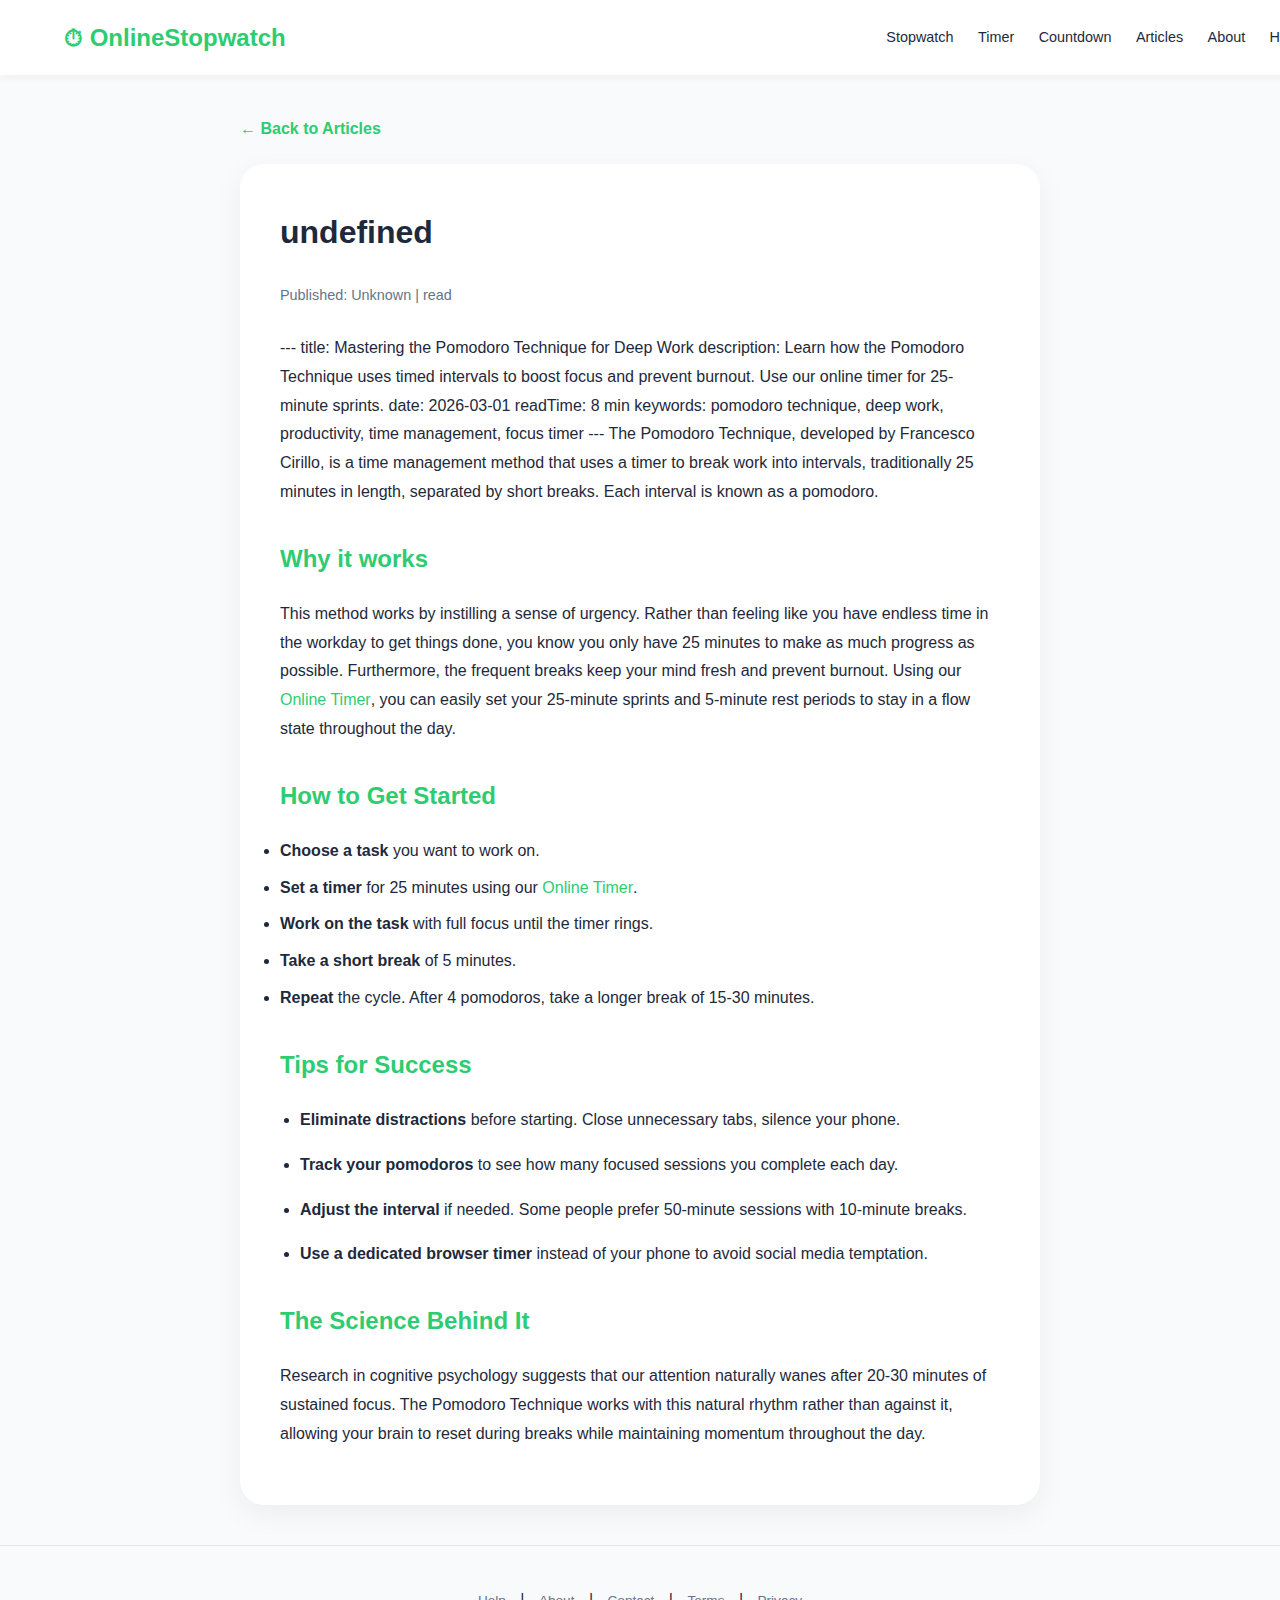
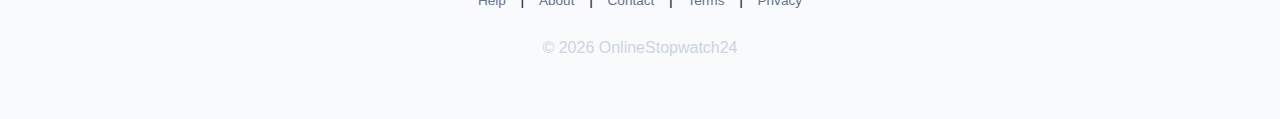
<file: articles/mastering-pomodoro-technique.html>
<!DOCTYPE html>
<html lang="en">
<head>
    <meta charset="UTF-8">
    <meta name="viewport" content="width=device-width, initial-scale=1.0">
    <link rel="icon" type="image/svg+xml" href="/favicon.svg">
    <link rel="stylesheet" href="../style.css">
    <link rel="canonical" href="https://onlinestopwatch24.com/articles/mastering-pomodoro-technique.html" />
    <title>undefined | OnlineStopwatch24</title>
    <meta name="description" content="">
    <meta name="keywords" content="">

    <!-- Open Graph -->
    <meta property="og:type" content="article">
    <meta property="og:title" content="undefined">
    <meta property="og:description" content="">
    <meta property="og:url" content="https://onlinestopwatch24.com/articles/mastering-pomodoro-technique.html">
    <meta property="og:site_name" content="OnlineStopwatch24">

    <!-- Twitter Card -->
    <meta name="twitter:card" content="summary">
    <meta name="twitter:title" content="undefined">
    <meta name="twitter:description" content="">

    <style>
        :root { --bg: #f8fafc; --primary: #2ecc71; --text: #1e293b; --secondary: #64748b; }
        body { font-family: 'Inter', sans-serif; background: var(--bg); margin: 0; color: var(--text); line-height: 1.8; }

        nav { background: white; padding: 1rem 5%; display: flex; justify-content: space-between; align-items: center; box-shadow: 0 2px 10px rgba(0,0,0,0.05); }
        .logo { font-weight: 800; color: var(--primary); text-decoration: none; font-size: 1.5rem; }
        .nav-links a { margin-left: 20px; text-decoration: none; color: var(--text); font-weight: 500; font-size: 0.9rem; }

        .article-container { max-width: 800px; margin: 40px auto; padding: 0 20px; }
        .article-card { background: white; padding: 40px; border-radius: 24px; box-shadow: 0 10px 30px rgba(0,0,0,0.05); }
        .article-meta { color: var(--secondary); font-size: 0.9rem; margin-bottom: 25px; }
        .article-card h1 { color: var(--text); font-size: 2rem; margin-top: 0; }
        .article-card h2 { color: var(--primary); margin-top: 30px; }
        .article-card h3 { color: var(--text); margin-top: 25px; }
        .article-card ul, .article-card ol { padding-left: 20px; }
        .article-card li { margin-bottom: 8px; }
        .article-card a { color: var(--primary); text-decoration: none; font-weight: 500; }
        .article-card a:hover { text-decoration: underline; }
        .back-link { display: inline-block; margin-bottom: 20px; color: var(--primary); text-decoration: none; font-weight: 600; }
    </style>
</head>
<body>

<nav>
    <a href="../index.html" class="logo">⏱ OnlineStopwatch</a>
    <div class="nav-links">
        <a href="../index.html">Stopwatch</a>
        <a href="../timer.html">Timer</a>
        <a href="../countdown.html">Countdown</a>
        <a href="../articles.html">Articles</a>
        <a href="../about.html">About</a>
        <a href="../help.html">How to Use</a>
    </div>
</nav>

<div class="article-container">
    <a href="../articles.html" class="back-link">← Back to Articles</a>
    <article class="article-card">
        <h1>undefined</h1>
        <div class="article-meta">Published: Unknown |  read</div>
        <p>--- title: Mastering the Pomodoro Technique for Deep Work description: Learn how the Pomodoro Technique uses timed intervals to boost focus and prevent burnout. Use our online timer for 25-minute sprints. date: 2026-03-01 readTime: 8 min keywords: pomodoro technique, deep work, productivity, time management, focus timer ---  The Pomodoro Technique, developed by Francesco Cirillo, is a time management method that uses a timer to break work into intervals, traditionally 25 minutes in length, separated by short breaks. Each interval is known as a pomodoro.  <h2>Why it works</h2>  This method works by instilling a sense of urgency. Rather than feeling like you have endless time in the workday to get things done, you know you only have 25 minutes to make as much progress as possible. Furthermore, the frequent breaks keep your mind fresh and prevent burnout.  Using our <a href="/timer.html" style="color: #2ecc71;">Online Timer</a>, you can easily set your 25-minute sprints and 5-minute rest periods to stay in a flow state throughout the day.  <h2>How to Get Started</h2>  <li><strong>Choose a task</strong> you want to work on.</li> <li><strong>Set a timer</strong> for 25 minutes using our <a href="/timer.html" style="color: #2ecc71;">Online Timer</a>.</li> <li><strong>Work on the task</strong> with full focus until the timer rings.</li> <li><strong>Take a short break</strong> of 5 minutes.</li> <li><strong>Repeat</strong> the cycle. After 4 pomodoros, take a longer break of 15-30 minutes.</li>  <h2>Tips for Success</h2>  <ul><li><strong>Eliminate distractions</strong> before starting. Close unnecessary tabs, silence your phone.</li></ul> <ul><li><strong>Track your pomodoros</strong> to see how many focused sessions you complete each day.</li></ul> <ul><li><strong>Adjust the interval</strong> if needed. Some people prefer 50-minute sessions with 10-minute breaks.</li></ul> <ul><li><strong>Use a dedicated browser timer</strong> instead of your phone to avoid social media temptation.</li></ul>  <h2>The Science Behind It</h2>  Research in cognitive psychology suggests that our attention naturally wanes after 20-30 minutes of sustained focus. The Pomodoro Technique works with this natural rhythm rather than against it, allowing your brain to reset during breaks while maintaining momentum throughout the day.</p>
    </article>
</div>

<footer style="padding: 40px 0; border-top: 1px solid #e2e8f0; text-align: center;">
    <a href="../help.html" style="color: #64748b; text-decoration: none; margin: 0 10px; font-size: 0.85rem;">Help</a> |
    <a href="../about.html" style="color: #64748b; text-decoration: none; margin: 0 10px; font-size: 0.85rem;">About</a> |
    <a href="../contact.html" style="color: #64748b; text-decoration: none; margin: 0 10px; font-size: 0.85rem;">Contact</a> |
    <a href="../terms.html" style="color: #64748b; text-decoration: none; margin: 0 10px; font-size: 0.85rem;">Terms</a> |
    <a href="../privacy.html" style="color: #64748b; text-decoration: none; margin: 0 10px; font-size: 0.85rem;">Privacy</a>
    <p style="color: #cbd5e1; margin-top: 20px;">&copy; 2026 OnlineStopwatch24</p>
</footer>

</body>
</html>
</file>
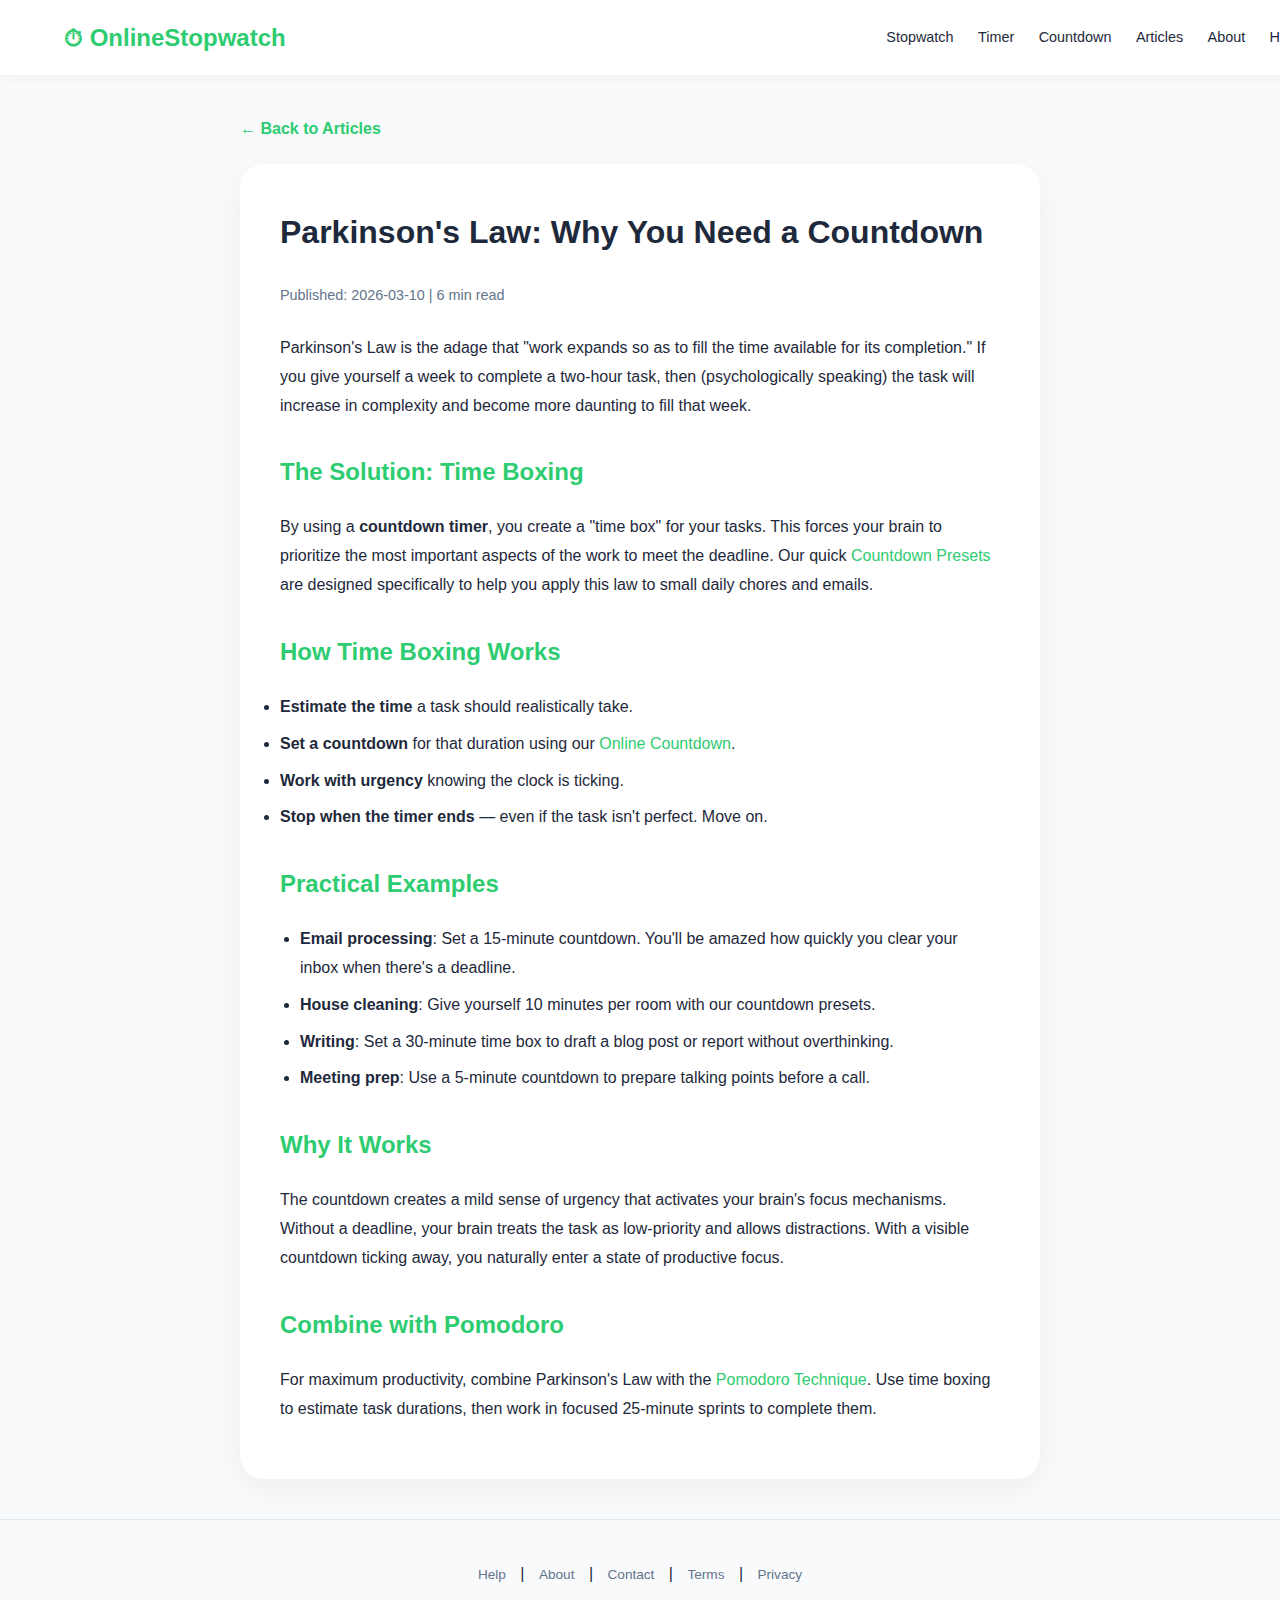
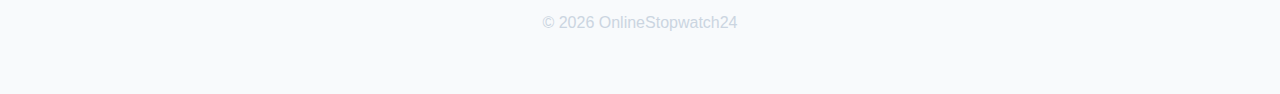
<file: articles/parkinsons-law-countdown.html>
<!DOCTYPE html>
<html lang="en">
<head>
    <meta charset="UTF-8">
    <meta name="viewport" content="width=device-width, initial-scale=1.0">
    <link rel="icon" href="data:image/svg+xml,<svg xmlns=%22http://www.w3.org/2000/svg%22 viewBox=%220 0 100 100%22><rect width=%22100%22 height=%22100%22 rx=%2225%22 fill=%22%232ecc71%22/><circle cx=%2250%22 cy=%2255%22 r=%2225%22 fill=%22none%22 stroke=%22white%22 stroke-width=%226%22/><path d=%22M47 48v14l10-7z%22 fill=%22white%22/><path d=%22M45 22h10v6H45z%22 fill=%22white%22/></svg>">
    <link rel="stylesheet" href="../style.css">
    <link rel="canonical" href="https://onlinestopwatch24.com/articles/parkinsons-law-countdown.html" />
    <title>Parkinson's Law: Why You Need a Countdown | OnlineStopwatch24</title>
    <meta name="description" content="Learn how Parkinson's Law affects your productivity and how using a countdown timer with time boxing can help you get more done in less time.">
    <meta name="keywords" content="parkinsons law, time boxing, countdown timer, productivity hack, task management">

    <!-- Open Graph -->
    <meta property="og:type" content="article">
    <meta property="og:title" content="Parkinson's Law: Why You Need a Countdown">
    <meta property="og:description" content="Learn how Parkinson's Law affects your productivity and how using a countdown timer with time boxing can help you get more done in less time.">
    <meta property="og:url" content="https://onlinestopwatch24.com/articles/parkinsons-law-countdown.html">
    <meta property="og:site_name" content="OnlineStopwatch24">

    <!-- Twitter Card -->
    <meta name="twitter:card" content="summary">
    <meta name="twitter:title" content="Parkinson's Law: Why You Need a Countdown">
    <meta name="twitter:description" content="Learn how Parkinson's Law affects your productivity and how using a countdown timer with time boxing can help you get more done in less time.">

    <style>
        :root { --bg: #f8fafc; --primary: #2ecc71; --text: #1e293b; --secondary: #64748b; }
        body { font-family: 'Inter', sans-serif; background: var(--bg); margin: 0; color: var(--text); line-height: 1.8; }

        nav { background: white; padding: 1rem 5%; display: flex; justify-content: space-between; align-items: center; box-shadow: 0 2px 10px rgba(0,0,0,0.05); }
        .logo { font-weight: 800; color: var(--primary); text-decoration: none; font-size: 1.5rem; }
        .nav-links a { margin-left: 20px; text-decoration: none; color: var(--text); font-weight: 500; font-size: 0.9rem; }

        .article-container { max-width: 800px; margin: 40px auto; padding: 0 20px; }
        .article-card { background: white; padding: 40px; border-radius: 24px; box-shadow: 0 10px 30px rgba(0,0,0,0.05); }
        .article-meta { color: var(--secondary); font-size: 0.9rem; margin-bottom: 25px; }
        .article-card h1 { color: var(--text); font-size: 2rem; margin-top: 0; }
        .article-card h2 { color: var(--primary); margin-top: 30px; }
        .article-card h3 { color: var(--text); margin-top: 25px; }
        .article-card ul, .article-card ol { padding-left: 20px; }
        .article-card li { margin-bottom: 8px; }
        .article-card a { color: var(--primary); text-decoration: none; font-weight: 500; }
        .article-card a:hover { text-decoration: underline; }
        .back-link { display: inline-block; margin-bottom: 20px; color: var(--primary); text-decoration: none; font-weight: 600; }
    </style>
</head>
<body>

<nav>
    <a href="../index.html" class="logo">⏱ OnlineStopwatch</a>
    <div class="nav-links">
        <a href="../index.html">Stopwatch</a>
        <a href="../timer.html">Timer</a>
        <a href="../countdown.html">Countdown</a>
        <a href="../articles.html">Articles</a>
        <a href="../about.html">About</a>
        <a href="../help.html">How to Use</a>
    </div>
</nav>

<div class="article-container">
    <a href="../articles.html" class="back-link">← Back to Articles</a>
    <article class="article-card">
        <h1>Parkinson's Law: Why You Need a Countdown</h1>
        <div class="article-meta">Published: 2026-03-10 | 6 min read</div>
        <p>Parkinson's Law is the adage that "work expands so as to fill the time available for its completion." If you give yourself a week to complete a two-hour task, then (psychologically speaking) the task will increase in complexity and become more daunting to fill that week.</p>

<h2>The Solution: Time Boxing</h2>

<p>By using a <strong>countdown timer</strong>, you create a "time box" for your tasks. This forces your brain to prioritize the most important aspects of the work to meet the deadline. Our quick <a href="/countdown.html" style="color: #2ecc71;">Countdown Presets</a> are designed specifically to help you apply this law to small daily chores and emails.</p>

<h2>How Time Boxing Works</h2>

<li><strong>Estimate the time</strong> a task should realistically take.</li>
<li><strong>Set a countdown</strong> for that duration using our <a href="/countdown.html" style="color: #2ecc71;">Online Countdown</a>.</li>
<li><strong>Work with urgency</strong> knowing the clock is ticking.</li>
<li><strong>Stop when the timer ends</strong> — even if the task isn't perfect. Move on.</li>

<h2>Practical Examples</h2>

<ul><li><strong>Email processing</strong>: Set a 15-minute countdown. You'll be amazed how quickly you clear your inbox when there's a deadline.</li>
<li><strong>House cleaning</strong>: Give yourself 10 minutes per room with our countdown presets.</li>
<li><strong>Writing</strong>: Set a 30-minute time box to draft a blog post or report without overthinking.</li>
<li><strong>Meeting prep</strong>: Use a 5-minute countdown to prepare talking points before a call.</li>
</ul>
<h2>Why It Works</h2>

<p>The countdown creates a mild sense of urgency that activates your brain's focus mechanisms. Without a deadline, your brain treats the task as low-priority and allows distractions. With a visible countdown ticking away, you naturally enter a state of productive focus.</p>

<h2>Combine with Pomodoro</h2>

<p>For maximum productivity, combine Parkinson's Law with the <a href="/posts/mastering-pomodoro-technique.html" style="color: #2ecc71;">Pomodoro Technique</a>. Use time boxing to estimate task durations, then work in focused 25-minute sprints to complete them.</p>
    </article>
</div>

<footer style="padding: 40px 0; border-top: 1px solid #e2e8f0; text-align: center;">
    <a href="../help.html" style="color: #64748b; text-decoration: none; margin: 0 10px; font-size: 0.85rem;">Help</a> |
    <a href="../about.html" style="color: #64748b; text-decoration: none; margin: 0 10px; font-size: 0.85rem;">About</a> |
    <a href="../contact.html" style="color: #64748b; text-decoration: none; margin: 0 10px; font-size: 0.85rem;">Contact</a> |
    <a href="../terms.html" style="color: #64748b; text-decoration: none; margin: 0 10px; font-size: 0.85rem;">Terms</a> |
    <a href="../privacy.html" style="color: #64748b; text-decoration: none; margin: 0 10px; font-size: 0.85rem;">Privacy</a>
    <p style="color: #cbd5e1; margin-top: 20px;">&copy; 2026 OnlineStopwatch24</p>
</footer>

</body>
</html>
</file>
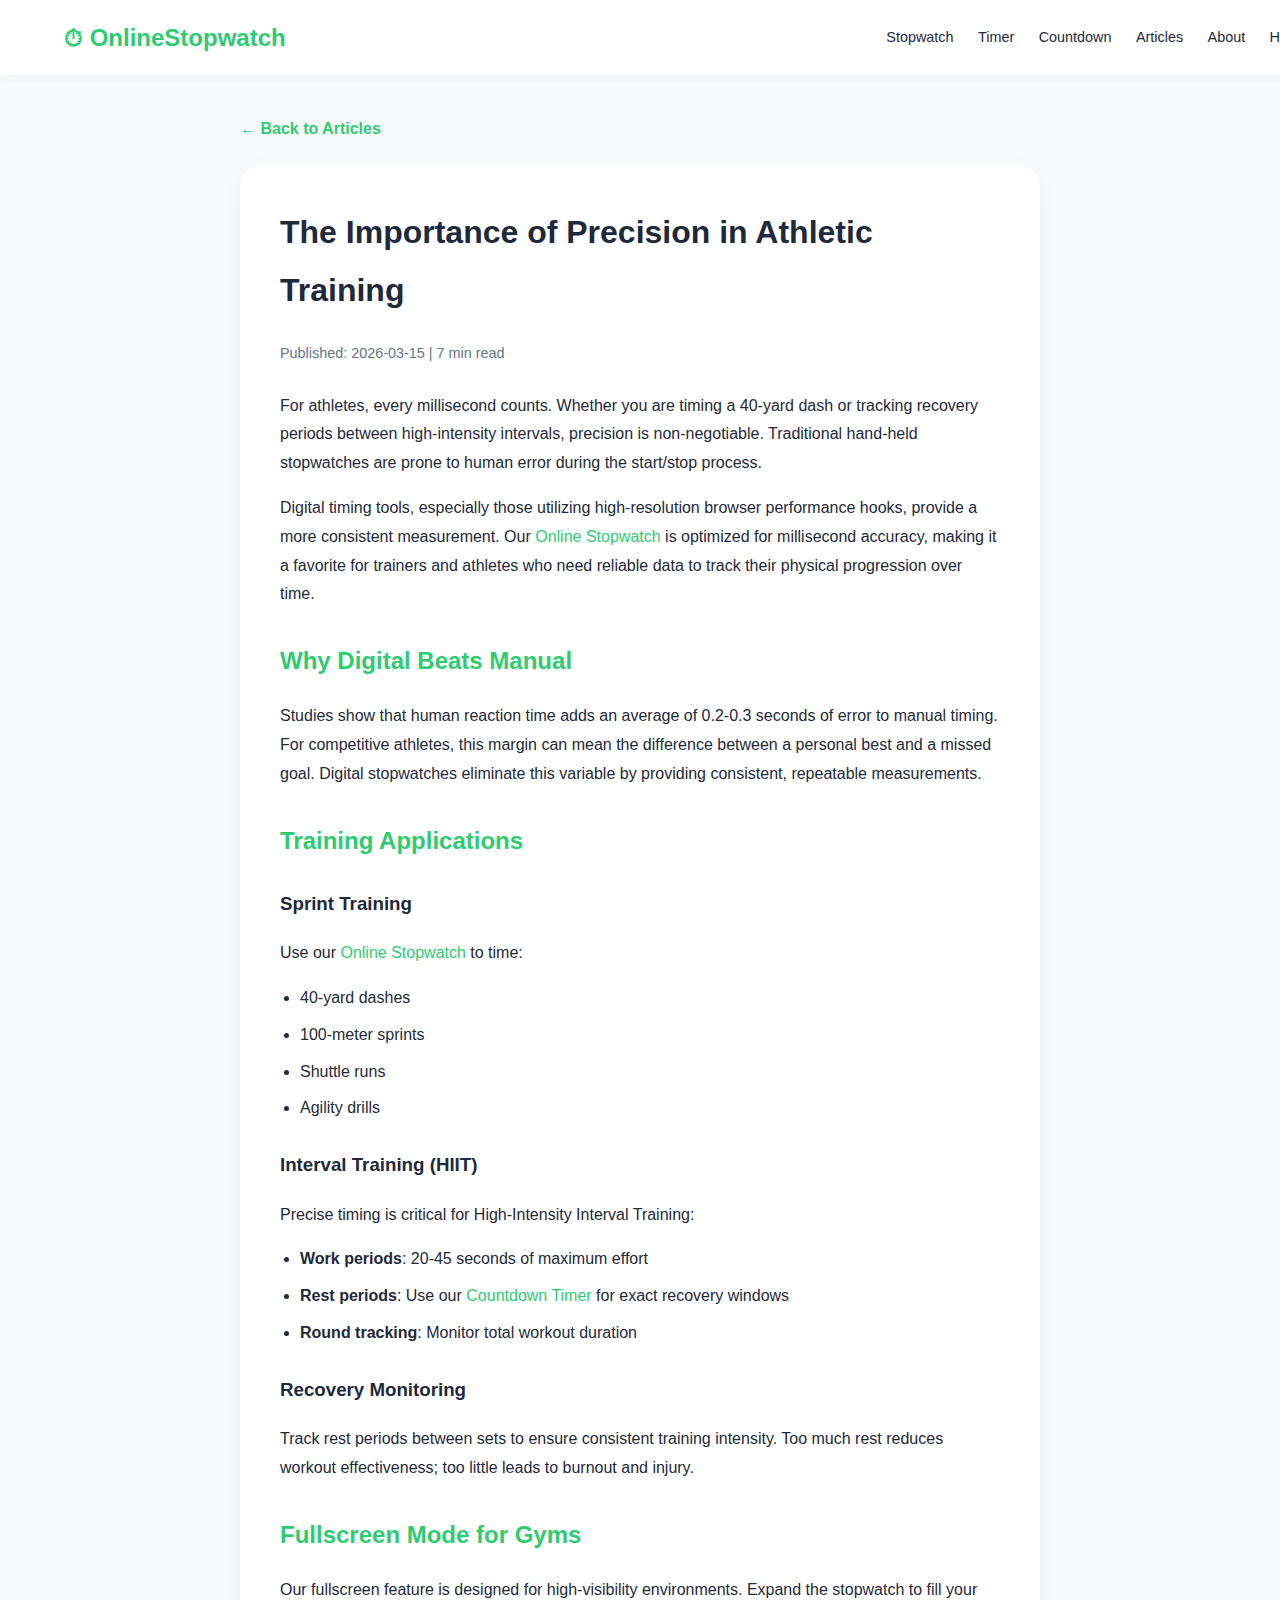
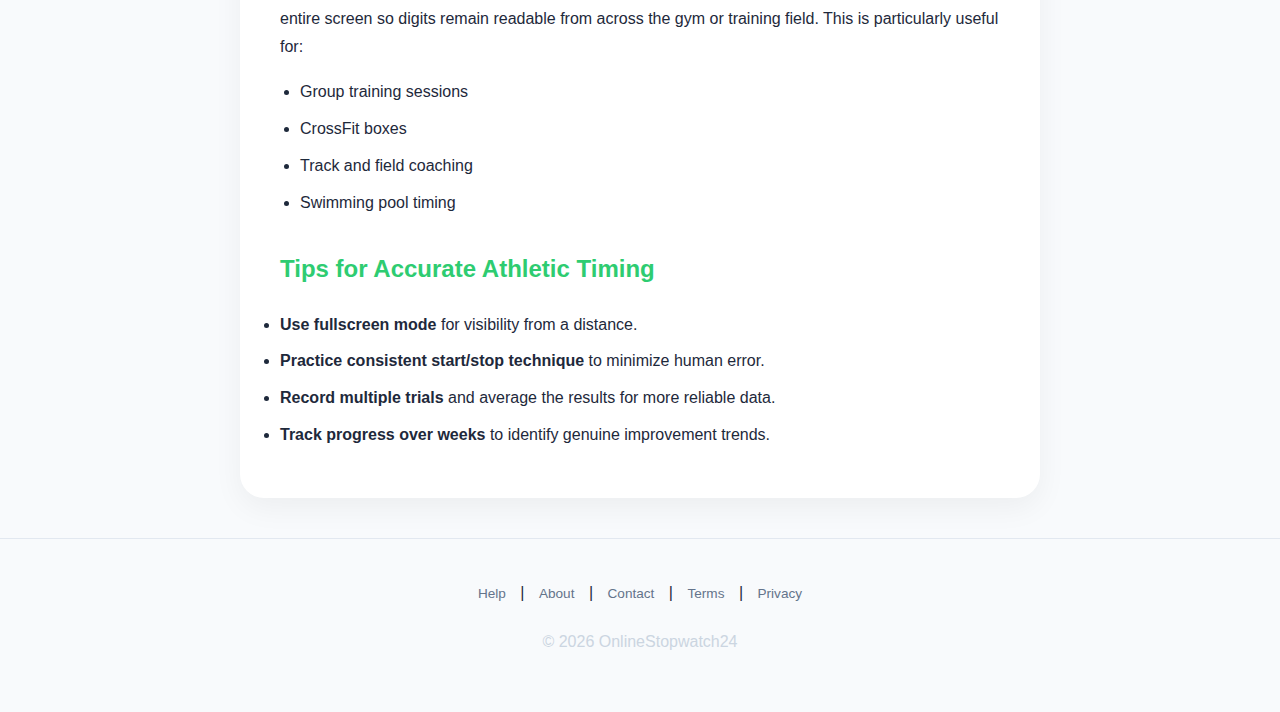
<file: articles/precision-athletic-training.html>
<!DOCTYPE html>
<html lang="en">
<head>
    <meta charset="UTF-8">
    <meta name="viewport" content="width=device-width, initial-scale=1.0">
    <link rel="icon" href="data:image/svg+xml,<svg xmlns=%22http://www.w3.org/2000/svg%22 viewBox=%220 0 100 100%22><rect width=%22100%22 height=%22100%22 rx=%2225%22 fill=%22%232ecc71%22/><circle cx=%2250%22 cy=%2255%22 r=%2225%22 fill=%22none%22 stroke=%22white%22 stroke-width=%226%22/><path d=%22M47 48v14l10-7z%22 fill=%22white%22/><path d=%22M45 22h10v6H45z%22 fill=%22white%22/></svg>">
    <link rel="stylesheet" href="../style.css">
    <link rel="canonical" href="https://onlinestopwatch24.com/articles/precision-athletic-training.html" />
    <title>The Importance of Precision in Athletic Training | OnlineStopwatch24</title>
    <meta name="description" content="Why millisecond accuracy matters in athletic training and how digital stopwatches provide more consistent measurements than handheld alternatives.">
    <meta name="keywords" content="athletic training, stopwatch for sports, millisecond timing, sprint timer, workout timing, lap timer">

    <!-- Open Graph -->
    <meta property="og:type" content="article">
    <meta property="og:title" content="The Importance of Precision in Athletic Training">
    <meta property="og:description" content="Why millisecond accuracy matters in athletic training and how digital stopwatches provide more consistent measurements than handheld alternatives.">
    <meta property="og:url" content="https://onlinestopwatch24.com/articles/precision-athletic-training.html">
    <meta property="og:site_name" content="OnlineStopwatch24">

    <!-- Twitter Card -->
    <meta name="twitter:card" content="summary">
    <meta name="twitter:title" content="The Importance of Precision in Athletic Training">
    <meta name="twitter:description" content="Why millisecond accuracy matters in athletic training and how digital stopwatches provide more consistent measurements than handheld alternatives.">

    <style>
        :root { --bg: #f8fafc; --primary: #2ecc71; --text: #1e293b; --secondary: #64748b; }
        body { font-family: 'Inter', sans-serif; background: var(--bg); margin: 0; color: var(--text); line-height: 1.8; }

        nav { background: white; padding: 1rem 5%; display: flex; justify-content: space-between; align-items: center; box-shadow: 0 2px 10px rgba(0,0,0,0.05); }
        .logo { font-weight: 800; color: var(--primary); text-decoration: none; font-size: 1.5rem; }
        .nav-links a { margin-left: 20px; text-decoration: none; color: var(--text); font-weight: 500; font-size: 0.9rem; }

        .article-container { max-width: 800px; margin: 40px auto; padding: 0 20px; }
        .article-card { background: white; padding: 40px; border-radius: 24px; box-shadow: 0 10px 30px rgba(0,0,0,0.05); }
        .article-meta { color: var(--secondary); font-size: 0.9rem; margin-bottom: 25px; }
        .article-card h1 { color: var(--text); font-size: 2rem; margin-top: 0; }
        .article-card h2 { color: var(--primary); margin-top: 30px; }
        .article-card h3 { color: var(--text); margin-top: 25px; }
        .article-card ul, .article-card ol { padding-left: 20px; }
        .article-card li { margin-bottom: 8px; }
        .article-card a { color: var(--primary); text-decoration: none; font-weight: 500; }
        .article-card a:hover { text-decoration: underline; }
        .back-link { display: inline-block; margin-bottom: 20px; color: var(--primary); text-decoration: none; font-weight: 600; }
    </style>
</head>
<body>

<nav>
    <a href="../index.html" class="logo">⏱ OnlineStopwatch</a>
    <div class="nav-links">
        <a href="../index.html">Stopwatch</a>
        <a href="../timer.html">Timer</a>
        <a href="../countdown.html">Countdown</a>
        <a href="../articles.html">Articles</a>
        <a href="../about.html">About</a>
        <a href="../help.html">How to Use</a>
    </div>
</nav>

<div class="article-container">
    <a href="../articles.html" class="back-link">← Back to Articles</a>
    <article class="article-card">
        <h1>The Importance of Precision in Athletic Training</h1>
        <div class="article-meta">Published: 2026-03-15 | 7 min read</div>
        <p>For athletes, every millisecond counts. Whether you are timing a 40-yard dash or tracking recovery periods between high-intensity intervals, precision is non-negotiable. Traditional hand-held stopwatches are prone to human error during the start/stop process.</p>

<p>Digital timing tools, especially those utilizing high-resolution browser performance hooks, provide a more consistent measurement. Our <a href="/" style="color: #2ecc71;">Online Stopwatch</a> is optimized for millisecond accuracy, making it a favorite for trainers and athletes who need reliable data to track their physical progression over time.</p>

<h2>Why Digital Beats Manual</h2>

<p>Studies show that human reaction time adds an average of 0.2-0.3 seconds of error to manual timing. For competitive athletes, this margin can mean the difference between a personal best and a missed goal. Digital stopwatches eliminate this variable by providing consistent, repeatable measurements.</p>

<h2>Training Applications</h2>

<h3>Sprint Training</h3>
Use our <a href="/" style="color: #2ecc71;">Online Stopwatch</a> to time:
<ul><li>40-yard dashes</li>
<li>100-meter sprints</li>
<li>Shuttle runs</li>
<li>Agility drills</li>
</ul>
<h3>Interval Training (HIIT)</h3>
Precise timing is critical for High-Intensity Interval Training:
<ul><li><strong>Work periods</strong>: 20-45 seconds of maximum effort</li>
<li><strong>Rest periods</strong>: Use our <a href="/countdown.html" style="color: #2ecc71;">Countdown Timer</a> for exact recovery windows</li>
<li><strong>Round tracking</strong>: Monitor total workout duration</li>
</ul>
<h3>Recovery Monitoring</h3>
Track rest periods between sets to ensure consistent training intensity. Too much rest reduces workout effectiveness; too little leads to burnout and injury.

<h2>Fullscreen Mode for Gyms</h2>

<p>Our fullscreen feature is designed for high-visibility environments. Expand the stopwatch to fill your entire screen so digits remain readable from across the gym or training field. This is particularly useful for: <ul><li>Group training sessions</li> <li>CrossFit boxes</li> <li>Track and field coaching</li> <li>Swimming pool timing</li> </ul> <h2>Tips for Accurate Athletic Timing</h2></p>

<li><strong>Use fullscreen mode</strong> for visibility from a distance.</li>
<li><strong>Practice consistent start/stop technique</strong> to minimize human error.</li>
<li><strong>Record multiple trials</strong> and average the results for more reliable data.</li>
<li><strong>Track progress over weeks</strong> to identify genuine improvement trends.</li>
    </article>
</div>

<footer style="padding: 40px 0; border-top: 1px solid #e2e8f0; text-align: center;">
    <a href="../help.html" style="color: #64748b; text-decoration: none; margin: 0 10px; font-size: 0.85rem;">Help</a> |
    <a href="../about.html" style="color: #64748b; text-decoration: none; margin: 0 10px; font-size: 0.85rem;">About</a> |
    <a href="../contact.html" style="color: #64748b; text-decoration: none; margin: 0 10px; font-size: 0.85rem;">Contact</a> |
    <a href="../terms.html" style="color: #64748b; text-decoration: none; margin: 0 10px; font-size: 0.85rem;">Terms</a> |
    <a href="../privacy.html" style="color: #64748b; text-decoration: none; margin: 0 10px; font-size: 0.85rem;">Privacy</a>
    <p style="color: #cbd5e1; margin-top: 20px;">&copy; 2026 OnlineStopwatch24</p>
</footer>

</body>
</html>
</file>
<file: style.css>
nav {
    background: #ffffff;
    padding: 15px 0;
    box-shadow: 0 2px 10px rgba(0,0,0,0.05);
    width: 100%;
}

.nav-container {
    max-width: 1200px;
    margin: 0 auto;
    display: flex;
    justify-content: space-between;
    align-items: center;
    padding: 0 20px;
}

.logo {
    font-size: 1.4rem;
    font-weight: 800;
    color: var(--text);
    text-decoration: none;
}

.nav-links a {
    margin-left: 20px;
    text-decoration: none;
    color: var(--text);
    font-weight: 500;
    transition: 0.2s;
}

.nav-links a:hover {
    color: var(--primary);
}

/* --- FULLSCREEN SCALING LOGIC --- */

:fullscreen {
    background-color: #f8fafc !important;
    display: flex !important;
    flex-direction: column !important;
    align-items: center !important;
    justify-content: center !important;
    overflow: hidden !important;
}

#timer-app:fullscreen {
    padding: 0 !important;
    margin: 0 !important;
    max-height: 100vh; /* Ensures it never goes taller than the screen */
}

/* Target the specific cards when in Fullscreen */
#sw-app:fullscreen, #timer-app:fullscreen, #cd-app:fullscreen {
    background-color: white !important;
    display: flex !important;
    flex-direction: column !important;
    align-items: center !important;
    justify-content: center !important;
    width: 100% !important;
    height: 100% !important;
    padding: 0 !important;
    border-radius: 0 !important;
}

/* Enlarge the Timer Digits in Fullscreen */
#sw-app:fullscreen #display, 
#timer-app:fullscreen #display, 
#cd-app:fullscreen #display {
    font-size: 20vh !important; /* Scaled based on screen height */
    margin: 20px 0 !important;
    font-weight: 800;
}

/* Enlarge Milliseconds specifically for the Stopwatch */
#sw-app:fullscreen #millisec {
    font-size: 8vh !important;
    color: var(--primary);
}

/* Enlarge the Start/Stop/Reset Buttons */
#sw-app:fullscreen .btn, 
#timer-app:fullscreen .btn, 
#cd-app:fullscreen .btn {
    font-size: 4vh !important;
    padding: 2vh 6vh !important;
    border-radius: 20px !important;
}

/* Enlarge Input Fields for the Timer */
/* #timer-app:fullscreen .timer-inputs input {
    font-size: 10vh !important;
    width: 15vh !important;
    height: 12vh !important;
} */

/* #timer-app:fullscreen .timer-inputs label {
    font-size: 3vh !important;
} */

#timer-app:fullscreen .input-group input {
    width: 15vh !important;
    height: 15vh !important;
    font-size: 8vh !important;
    border-radius: 25px !important;
}

#timer-app:fullscreen .unit-label {
    font-size: 3vh !important;
    padding: 1vh 3vh !important;
    margin-top: 2vh !important;
}

/* Enlarge Preset Buttons for the Countdown */
#cd-app:fullscreen .btn-preset {
    font-size: 3vh !important;
    padding: 1.5vh 4vh !important;
}

/* Enlarge Headings */
#timer-app:fullscreen h1, 
#cd-app:fullscreen h1 {
    font-size: 6vh !important;
    margin-bottom: 4vh !important;
}

/* Keep the fullscreen icon in the corner even in FS mode */
.fs-toggle {
    position: absolute;
    top: 20px;
    right: 20px;
    z-index: 1000;
}

/* Container for all three input groups */
.input-container {
    display: flex;
    gap: 30px;
    justify-content: center;
    margin-bottom: 20px;
}

/* Individual group styling */
.input-group {
    display: flex;
    flex-direction: column;
    align-items: center;
    gap: 8px;
}

/* Styled Input Box */
.input-group input {
    width: 90px;
    height: 70px;
    text-align: center;
    font-size: 2.5rem;
    font-weight: 800;
    border: none;
    background: #f1f5f9;
    color: var(--text);
    border-radius: 12px;
    cursor: default;
}

/* The Plus/Minus Buttons */
.adjust-btn {
    width: 40px;
    height: 40px;
    border-radius: 50%;
    border: 2px solid #e2e8f0;
    background: white;
    color: var(--primary);
    font-size: 1.5rem;
    font-weight: bold;
    cursor: pointer;
    transition: all 0.2s;
    display: flex;
    align-items: center;
    justify-content: center;
    line-height: 0;
}

.adjust-btn:hover {
    background: var(--primary);
    color: white;
    border-color: var(--primary);
    transform: scale(1.1);
}

.adjust-btn:active {
    transform: scale(0.9);
}

/* Style the unit labels */
.unit-label {
    font-size: 0.7rem;
    font-weight: 900;
    color: #94a3b8;
    letter-spacing: 1px;
}

/* Visual feedback on focus */
.input-group input:focus {
    border-color: var(--primary);
    box-shadow: 0 0 15px rgba(46, 204, 113, 0.2);
    transform: translateY(-2px);
}

/* Interesting Label Styling */
.unit-label {
    margin-top: 8px;
    font-size: 0.85rem;
    font-weight: 800;
    color: var(--primary);
    background: rgba(46, 204, 113, 0.1);
    padding: 4px 12px;
    border-radius: 20px;
    text-transform: uppercase;
    letter-spacing: 1px;
}

/* Chrome/Safari/Edge: Remove arrows from number inputs */
input::-webkit-outer-spin-button,
input::-webkit-inner-spin-button {
    -webkit-appearance: none;
    margin: 0;
}
</file>
